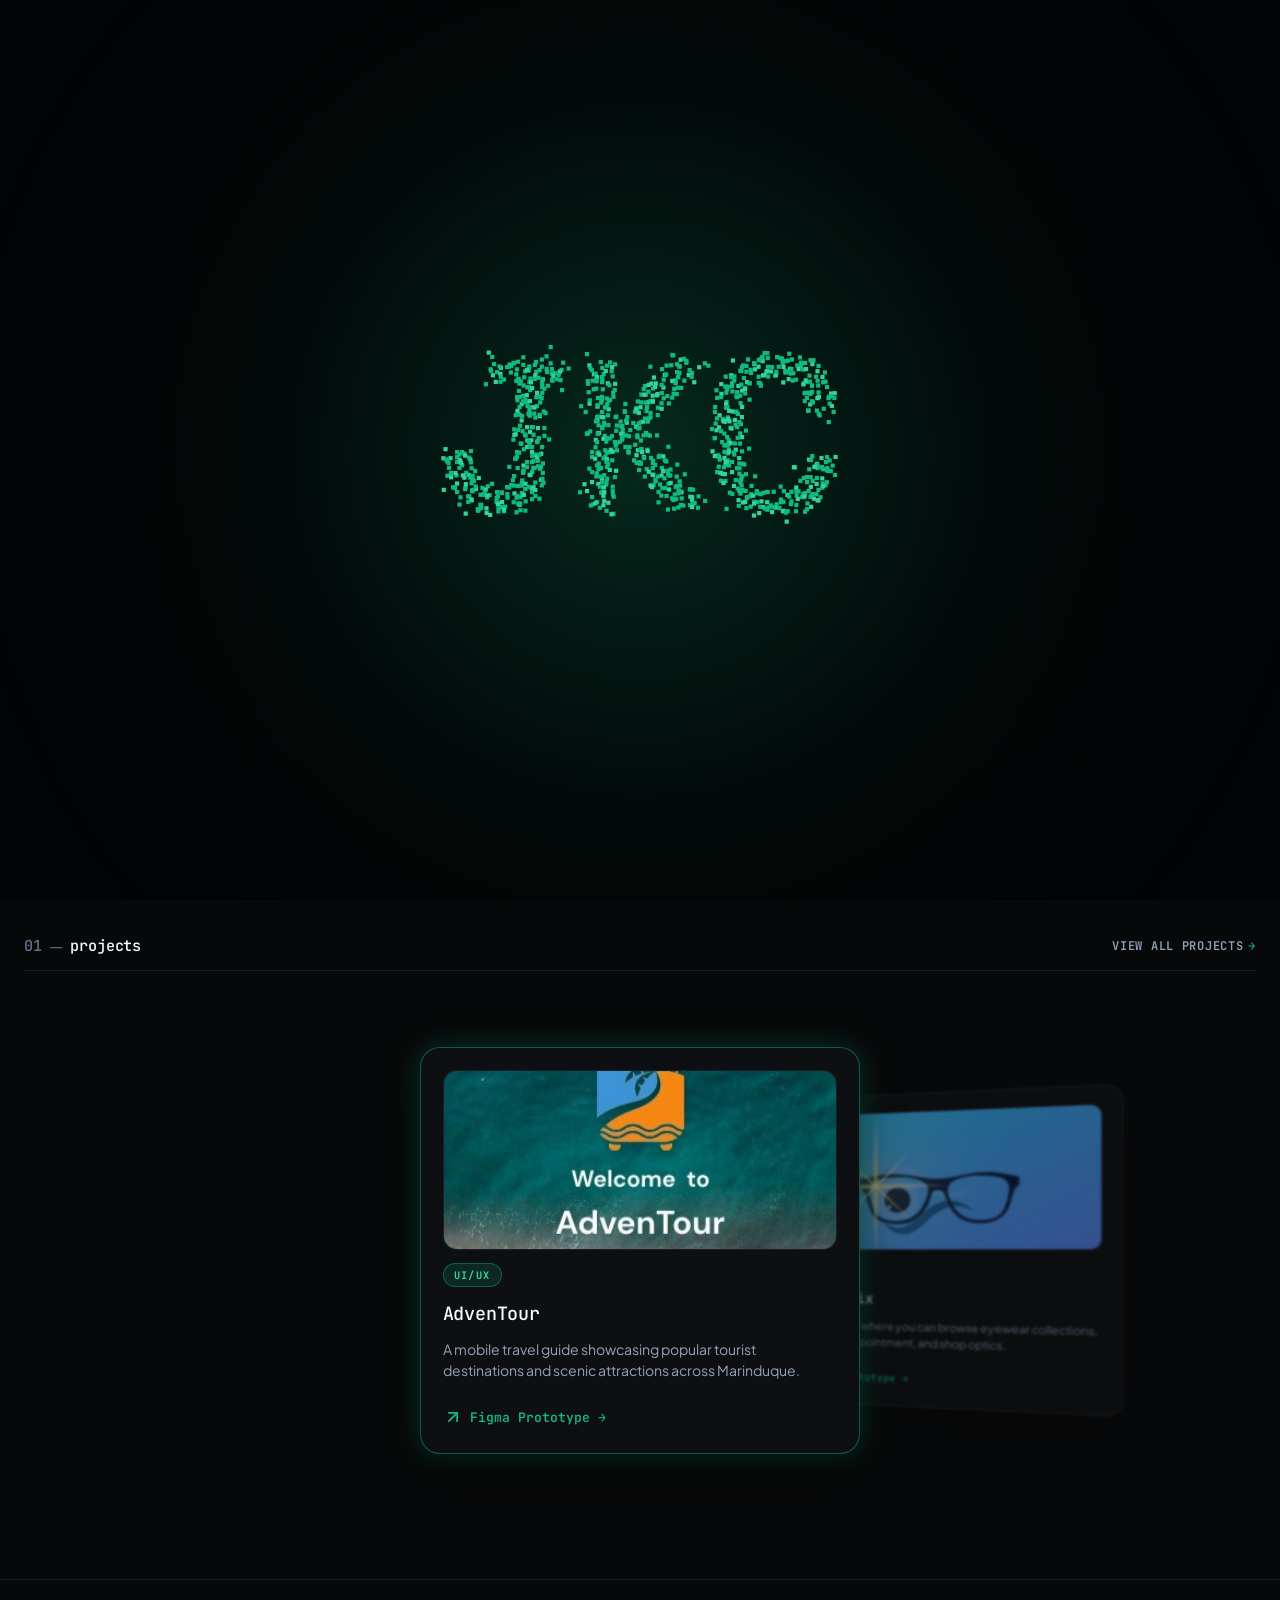
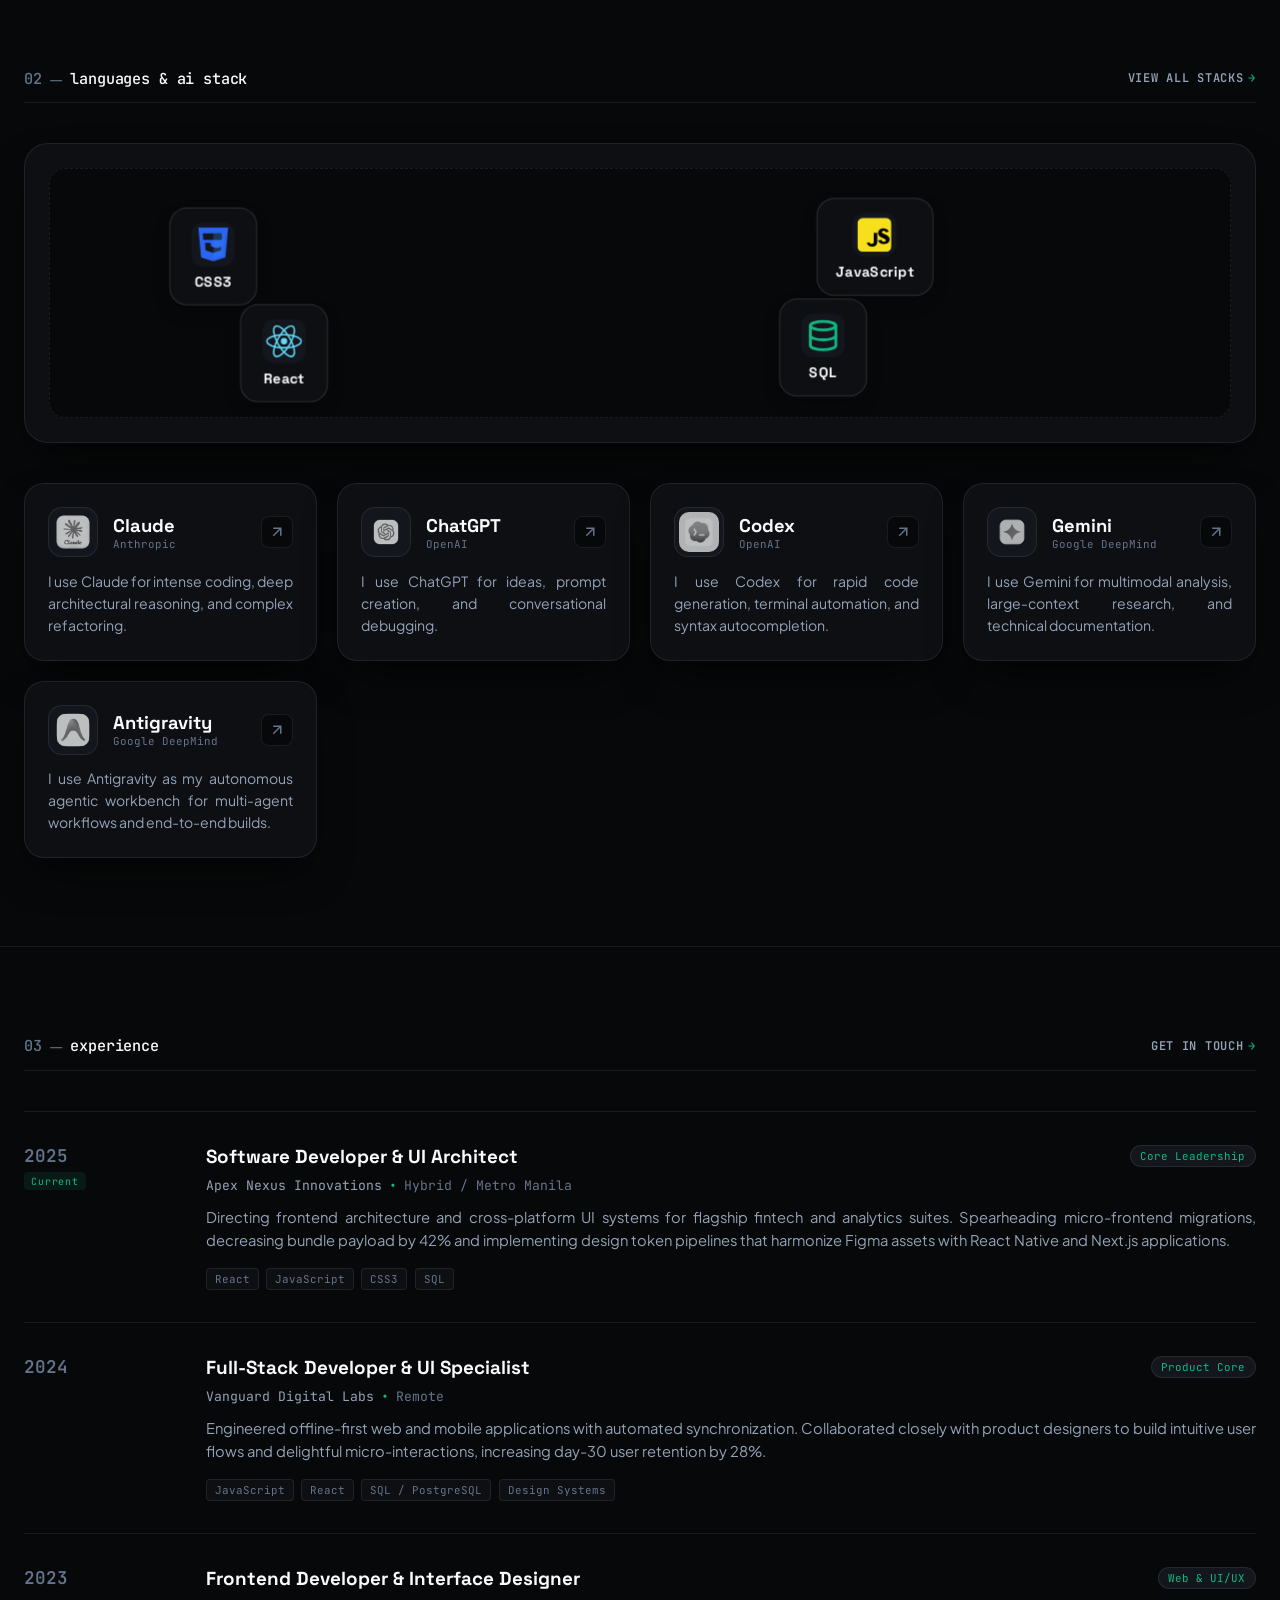
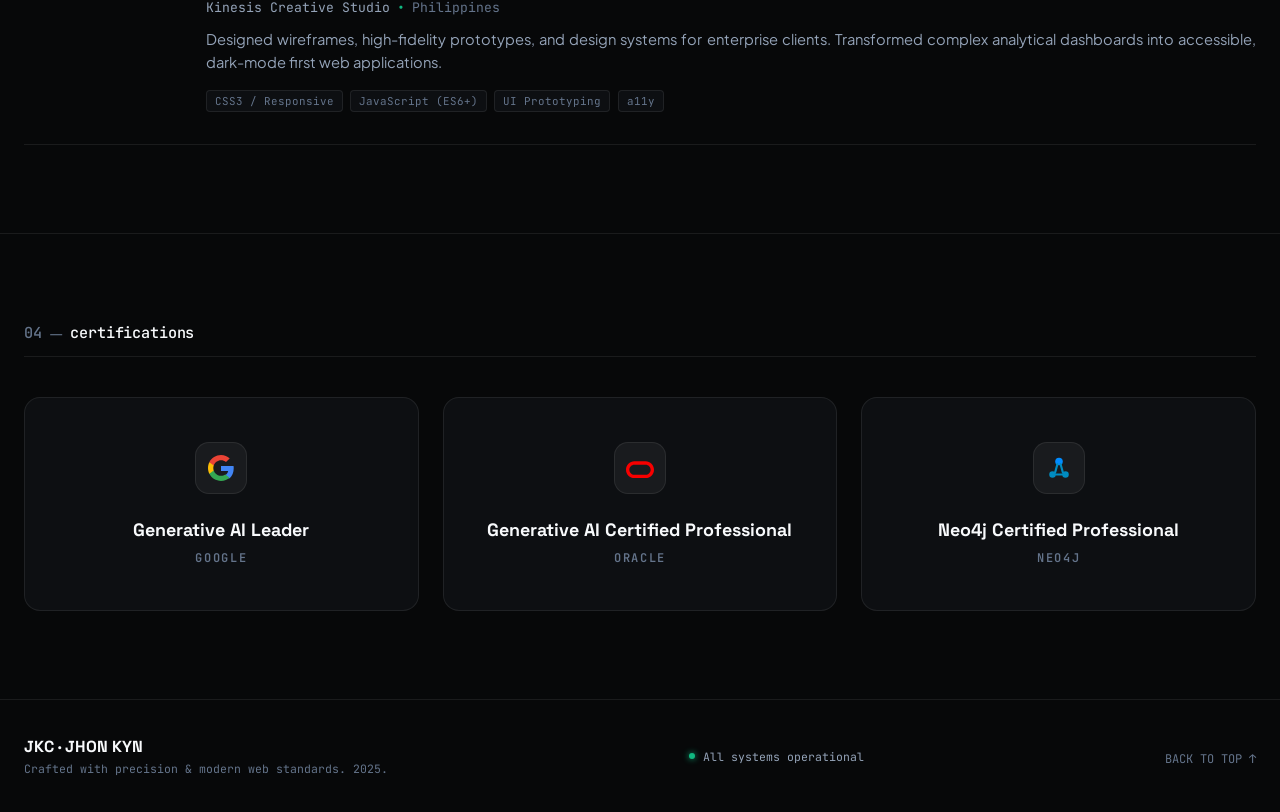
<file: index.html>
<!DOCTYPE html>
<html lang="en" data-theme="dark">
<head>
  <meta charset="UTF-8">
  <meta name="viewport" content="width=device-width, initial-scale=1.0, maximum-scale=5.0">
  <title>Jhon Kyn Cabrigas | Software Developer & UI/UX Designer (JKC)</title>
  <meta name="description" content="Portfolio of Jhon Kyn Cabrigas (JKC) - Software Developer and UI/UX Designer.">
  <link rel="preconnect" href="https://fonts.googleapis.com">
  <link rel="preconnect" href="https://fonts.gstatic.com" crossorigin>
  <link href="https://fonts.googleapis.com/css2?family=JetBrains+Mono:ital,wght@0,300;0,400;0,500;0,700;1,400&family=Plus+Jakarta+Sans:wght@300;400;500;600;700;800&family=Space+Grotesk:wght@400;500;600;700;900&display=swap" rel="stylesheet">
  <link rel="stylesheet" href="style.css">
  <link rel="icon" type="image/svg+xml" href="data:image/svg+xml,<svg xmlns='http://www.w3.org/2000/svg' viewBox='0 0 100 100'><rect width='100' height='100' rx='20' fill='%2308090a'/><text x='50' y='64' font-family='sans-serif' font-size='42' font-weight='900' fill='%2310b981' text-anchor='middle'>JKC</text></svg>">
</head>
<body>
  <script>
    if (sessionStorage.getItem('jkc_intro_seen') !== 'true') {
      document.documentElement.classList.add('intro-active');
    }
  </script>

  <!-- ========================================================
       5-SECOND INTRO PREVIEW OVERLAY
       ONLY "JKC" VISIBLE - PIXEL ASSEMBLY ANIMATION
       ======================================================== -->
  <div id="intro-screen" class="intro-screen" aria-label="Intro preview screen">
    <div class="intro-bg-ambient"></div>
    <canvas id="pixel-canvas" class="pixel-canvas"></canvas>
  </div>

  <!-- Ambient Glow Cursor Follower -->
  <div class="cursor-glow" id="cursor-glow" aria-hidden="true"></div>

  <!-- ========================================================
       MAIN WEBSITE CONTAINER
       ======================================================== -->
  <div id="main-content" class="main-content">
    
    <!-- HEADER / NAVIGATION -->
    <header class="site-header" id="site-header">
      <div class="header-inner">
        
        <a href="#hero" class="brand-identity">
          <span class="brand-name">JHON KYN</span>
          <span class="brand-status">
            <span class="pulse-dot"></span>
            <span class="status-text">Available</span>
          </span>
        </a>

        <nav class="desktop-nav" aria-label="Main Navigation">
          <a href="projects.html" class="nav-link">projects</a>
          <a href="stacks.html" class="nav-link">stacks</a>
          <a href="#experience" class="nav-link">experience</a>
          <a href="#certifications" class="nav-link">certifications</a>
        </nav>

        <div class="header-actions">
          <button id="theme-toggle" class="theme-toggle-btn" type="button" aria-label="Toggle dark/white theme" title="Toggle Theme">
            <div class="toggle-track">
              <span class="icon-moon">
                <svg width="13" height="13" viewBox="0 0 24 24" fill="none" stroke="currentColor" stroke-width="2" stroke-linecap="round" stroke-linejoin="round">
                  <path d="M21 12.79A9 9 0 1 1 11.21 3 7 7 0 0 0 21 12.79z"></path>
                </svg>
              </span>
              <span class="icon-sun">
                <svg width="13" height="13" viewBox="0 0 24 24" fill="none" stroke="currentColor" stroke-width="2" stroke-linecap="round" stroke-linejoin="round">
                  <circle cx="12" cy="12" r="5"></circle>
                  <line x1="12" y1="1" x2="12" y2="3"></line>
                  <line x1="12" y1="21" x2="12" y2="23"></line>
                  <line x1="4.22" y1="4.22" x2="5.64" y2="5.64"></line>
                  <line x1="18.36" y1="18.36" x2="19.78" y2="19.78"></line>
                  <line x1="1" y1="12" x2="3" y2="12"></line>
                  <line x1="21" y1="12" x2="23" y2="12"></line>
                  <line x1="4.22" y1="19.78" x2="5.64" y2="18.36"></line>
                  <line x1="18.36" y1="5.64" x2="19.78" y2="4.22"></line>
                </svg>
              </span>
              <span class="toggle-thumb"></span>
            </div>
            <span class="toggle-label" id="theme-label">Dark</span>
          </button>

          <a href="mailto:jhonkyncabrigas@gmail.com" class="btn-primary-ghost desktop-only-btn">Let's Talk &rarr;</a>

          <button id="mobile-menu-btn" class="mobile-menu-btn" type="button" aria-label="Open mobile menu">
            <span></span>
            <span></span>
            <span></span>
          </button>
        </div>
      </div>
    </header>

    <div id="mobile-nav" class="mobile-nav">
      <div class="mobile-nav-links">
        <a href="mailto:jhonkyncabrigas@gmail.com" class="mobile-nav-link">
          <svg class="nav-item-icon" width="18" height="18" viewBox="0 0 24 24" fill="none" stroke="currentColor" stroke-width="1.8" stroke-linecap="round" stroke-linejoin="round">
            <path d="M17 21v-2a4 4 0 0 0-4-4H5a4 4 0 0 0-4 4v2"></path>
            <circle cx="9" cy="7" r="4"></circle>
            <path d="M23 21v-2a4 4 0 0 0-3-3.87"></path>
            <path d="M16 3.13a4 4 0 0 1 0 7.75"></path>
          </svg>
          <span>Collabs</span>
        </a>

        <a href="projects.html" class="mobile-nav-link">
          <svg class="nav-item-icon" width="18" height="18" viewBox="0 0 24 24" fill="none" stroke="currentColor" stroke-width="1.8" stroke-linecap="round" stroke-linejoin="round">
            <rect x="2" y="3" width="20" height="14" rx="2" ry="2"></rect>
            <line x1="8" y1="21" x2="16" y2="21"></line>
            <line x1="12" y1="17" x2="12" y2="21"></line>
          </svg>
          <span>Projects</span>
        </a>

        <a href="stacks.html" class="mobile-nav-link">
          <svg class="nav-item-icon" width="18" height="18" viewBox="0 0 24 24" fill="none" stroke="currentColor" stroke-width="1.8" stroke-linecap="round" stroke-linejoin="round">
            <polygon points="12 2 2 7 12 12 22 7 12 2"></polygon>
            <polyline points="2 17 12 22 22 17"></polyline>
            <polyline points="2 12 12 17 22 12"></polyline>
          </svg>
          <span>Stack</span>
        </a>

        <a href="#experience" class="mobile-nav-link">
          <svg class="nav-item-icon" width="18" height="18" viewBox="0 0 24 24" fill="none" stroke="currentColor" stroke-width="1.8" stroke-linecap="round" stroke-linejoin="round">
            <rect x="2" y="7" width="20" height="14" rx="2" ry="2"></rect>
            <path d="M16 21V5a2 2 0 0 0-2-2h-4a2 2 0 0 0-2 2v16"></path>
          </svg>
          <span>Experience</span>
        </a>

        <a href="#certifications" class="mobile-nav-link">
          <svg class="nav-item-icon" width="18" height="18" viewBox="0 0 24 24" fill="none" stroke="currentColor" stroke-width="1.8" stroke-linecap="round" stroke-linejoin="round">
            <circle cx="12" cy="9" r="6"></circle>
            <path d="M8.21 13.89L7 23l5-3 5 3-1.21-9.12"></path>
          </svg>
          <span>Certifications</span>
        </a>
      </div>

      <div class="mobile-nav-footer">
        <p class="mobile-nav-work-label">For work, collabs &amp; everything else, reach me at</p>
        <a href="mailto:jhonkyncabrigas@gmail.com" class="mobile-nav-email">
          <svg width="15" height="15" viewBox="0 0 24 24" fill="none" stroke="currentColor" stroke-width="1.8">
            <rect x="2" y="4" width="20" height="16" rx="2"></rect>
            <polyline points="2,4 12,13 22,4"></polyline>
          </svg>
          <span>jhonkyncabrigas@gmail.com</span>
        </a>
      </div>
    </div>

    <main>
      <!-- ========================================================
           HERO SECTION:
           Large Glowing JKC in Background, Face in Foreground with Faded Shoulders
           ======================================================== -->
      <section id="hero" class="hero-section">
        <div class="hero-grid-pattern"></div>
        <div class="hero-emerald-orb hero-orb-1"></div>
        <div class="hero-emerald-orb hero-orb-2"></div>

        <div class="hero-container">
          
  

          <!-- THE MAIN HERO PANEL: Large JKC Behind, Face in Front -->
          <div class="hero-stage" id="hero-stage">
            
            <div class="hero-bg-title-wrapper" aria-hidden="true">
              <div class="hero-title-halo"></div>
              <h2 class="hero-bg-title" id="hero-jkc-text" data-text="JKC">JKC</h2>
            </div>

            <div class="hero-portrait-container">
              <div class="portrait-glow-backing"></div>
              <img 
                src="assets/portrait.png" 
                alt="Jhon Kyn Cabrigas - Software Developer & UI/UX Designer" 
                class="hero-portrait" 
                id="hero-portrait"
                loading="eager"
              >
            </div>

            <div class="floating-badge badge-left">
              <div class="badge-icon">
                <svg width="18" height="18" viewBox="0 0 24 24" fill="none" stroke="currentColor" stroke-width="2">
                  <polyline points="16 18 22 12 16 6"></polyline>
                  <polyline points="8 6 2 12 8 18"></polyline>
                </svg>
              </div>
              <div class="badge-text">
                <span class="badge-sub">ENGINEERING</span>
                <span class="badge-title">Software Developer</span>
              </div>
            </div>

            <div class="floating-badge badge-right">
              <div class="badge-icon">
                <svg width="18" height="18" viewBox="0 0 24 24" fill="none" stroke="currentColor" stroke-width="2">
                  <path d="M12 19l7-7 3 3-7 7-3-3z"></path>
                  <path d="M18 13l-1.5-7.5L2 2l3.5 14.5L13 18l5-5z"></path>
                  <path d="M2 2l7.586 7.586"></path>
                  <circle cx="11" cy="11" r="2"></circle>
                </svg>
              </div>
              <div class="badge-text">
                <span class="badge-sub">EXPERIENCE</span>
                <span class="badge-title">UI/UX Designer</span>
              </div>
            </div>

          </div>

          <div class="hero-bottom-actions">
            <div class="hero-roles-below">
              <span class="role-chip-below">SOFTWARE DEVELOPER</span>
              <span class="role-divider-below">&bull;</span>
              <span class="role-chip-below">UI/UX DESIGNER</span>
            </div>

            <p class="hero-subline justified-text">
              I am an aspiring software developer — I enjoy building websites and exploring
              <span class="ai-stack-inline">
                <img src="assets/ai-claude.png" alt="Claude" class="inline-ai-img">
                <img src="assets/ai-chatgpt.png" alt="ChatGPT" class="inline-ai-img">
                <img src="assets/ai-codex.webp" alt="Codex" class="inline-ai-img">
                <img src="assets/ai-gemini.png" alt="Gemini" class="inline-ai-img">
                <img src="assets/ai-antigravity.png" alt="Antigravity" class="inline-ai-img">
              </span>
              Generative AI. I'm always looking to learn new things and build meaningful products.
            </p>

            <div class="hero-social-links">
              <a href="https://github.com/Chronokyns" target="_blank" rel="noopener noreferrer" class="hero-social-pill">
                <svg width="16" height="16" viewBox="0 0 24 24" fill="currentColor">
                  <path d="M12 0C5.37 0 0 5.37 0 12c0 5.31 3.435 9.795 8.205 11.385.6.105.825-.255.825-.57 0-.285-.015-1.23-.015-2.235-3.015.555-3.795-.735-4.035-1.41-.135-.345-.72-1.41-1.23-1.695-.42-.225-1.02-.78-.015-.795.945-.015 1.62.87 1.845 1.23 1.08 1.815 2.805 1.305 3.495.99.105-.78.42-1.305.765-1.605-2.67-.3-5.46-1.335-5.46-5.925 0-1.305.465-2.385 1.23-3.225-.12-.3-.54-1.53.12-3.18 0 0 1.005-.315 3.3 1.23.96-.27 1.98-.405 3-.405s2.04.135 3 .405c2.295-1.56 3.3-1.23 3.3-1.23.66 1.65.24 2.88.12 3.18.765.84 1.23 1.905 1.23 3.225 0 4.605-2.805 5.625-5.475 5.925.435.375.81 1.095.81 2.22 0 1.605-.015 2.895-.015 3.3 0 .315.225.69.825.57A12.02 12.02 0 0024 12c0-6.63-5.37-12-12-12z"/>
                </svg>
                <em>GitHub &rarr;</em>
              </a>
              <a href="https://www.facebook.com/share/1CQZEhVdQc/" target="_blank" rel="noopener noreferrer" class="hero-social-pill">
                <svg width="16" height="16" viewBox="0 0 24 24" fill="currentColor">
                  <path d="M24 12.073c0-6.627-5.373-12-12-12s-12 5.373-12 12c0 5.99 4.388 10.954 10.125 11.854v-8.385H7.078v-3.47h3.047V9.43c0-3.007 1.792-4.669 4.533-4.669 1.312 0 2.686.235 2.686.235v2.953H15.83c-1.491 0-1.956.925-1.956 1.874v2.25h3.328l-.532 3.47h-2.796v8.385C19.612 23.027 24 18.062 24 12.073z"/>
                </svg>
                <em>Facebook &rarr;</em>
              </a>
              <a href="https://www.instagram.com/chronokyns_?dlrf=cG5xMHRhbDNrZDRt" target="_blank" rel="noopener noreferrer" class="hero-social-pill">
                <svg width="16" height="16" viewBox="0 0 24 24" fill="currentColor">
                  <path d="M12 2.163c3.204 0 3.584.012 4.85.07 3.252.148 4.771 1.691 4.919 4.919.058 1.265.069 1.645.069 4.849 0 3.205-.012 3.584-.069 4.849-.149 3.225-1.664 4.771-4.919 4.919-1.266.058-1.644.07-4.85.07-3.204 0-3.584-.012-4.849-.07-3.26-.149-4.771-1.699-4.919-4.92-.058-1.265-.07-1.644-.07-4.849 0-3.204.013-3.583.07-4.849.149-3.227 1.664-4.771 4.919-4.919 1.266-.057 1.645-.069 4.849-.069zM12 0C8.741 0 8.333.014 7.053.072 2.695.272.273 2.69.073 7.052.014 8.333 0 8.741 0 12c0 3.259.014 3.668.072 4.948.2 4.358 2.618 6.78 6.98 6.98C8.333 23.986 8.741 24 12 24c3.259 0 3.668-.014 4.948-.072 4.354-.2 6.782-2.618 6.979-6.98.059-1.28.073-1.689.073-4.948 0-3.259-.014-3.667-.072-4.947-.196-4.354-2.617-6.78-6.979-6.98C15.668.014 15.259 0 12 0zm0 5.838a6.162 6.162 0 100 12.324 6.162 6.162 0 000-12.324zM12 16a4 4 0 110-8 4 4 0 010 8zm6.406-11.845a1.44 1.44 0 100 2.881 1.44 1.44 0 000-2.881z"/>
                </svg>
                <em>Instagram &rarr;</em>
              </a>
            </div>
            
            <a href="#projects" class="hero-scroll-cue" aria-label="Scroll to projects section">
              <span class="scroll-text">EXPLORE WORK</span>
              <span class="scroll-arrow">&darr;</span>
            </a>
          </div>

        </div>
      </section>

      <section id="projects" class="section-block projects-section">
        <div class="section-container">
          
          <div class="section-header">
            <div class="section-tag-wrap">
              <span class="section-index">01</span>
              <span class="section-dash">&mdash;</span>
              <h2 class="section-heading">projects</h2>
            </div>
            <a href="projects.html" class="section-action-link">VIEW ALL PROJECTS <span class="arrow">&rarr;</span></a>
          </div>

          <div class="carousel-outer-wrapper">
            
            <!-- 3D CAROUSEL TRACK -->
            <div class="carousel-stage" id="carousel-stage">
              
              <!-- PROJECT CARD 1: AdvenTour -->
              <article class="project-card active" data-index="0" id="card-0" tabindex="0" role="region" aria-label="AdvenTour UI/UX Project">
                <div class="card-glass-frame">
                  
                  <div class="card-thumb-wrap">
                    <img src="assets/adventour.jpg" alt="AdvenTour - Marinduque Tourism App UI/UX Design" class="card-thumb-img" loading="eager">
                  </div>

                  <div class="card-tags-row">
                    <span class="card-pill pill-category">UI/UX</span>
                  </div>

                  <div class="card-brand-row">
                    <div class="app-title-group">
                      <h3 class="app-title">AdvenTour</h3>
                    </div>
                  </div>

                  <p class="app-description">
                    A mobile travel guide showcasing popular tourist destinations and scenic attractions across Marinduque.
                  </p>

                  <div class="card-footer-row">
                    <a href="https://www.figma.com/design/JqVBP0qB4zkHpRRKscP1Xw/Group-2?node-id=0-1&t=Si56GvLQzVjQPDaw-1" target="_blank" rel="noopener noreferrer" class="project-arrow-link" onclick="event.stopPropagation()" title="View AdvenTour on Figma" aria-label="View AdvenTour on Figma">
                      <svg width="20" height="20" viewBox="0 0 24 24" fill="none" stroke="currentColor" stroke-width="2.2" stroke-linecap="round" stroke-linejoin="round">
                        <line x1="7" y1="17" x2="17" y2="7"></line>
                        <polyline points="7 7 17 7 17 17"></polyline>
                      </svg>
                      <span>Figma Prototype &rarr;</span>
                    </a>
                  </div>

                </div>
              </article>

              <!-- PROJECT CARD 2: VisionOptix -->
              <article class="project-card next" data-index="1" id="card-1" tabindex="0" role="region" aria-label="VisionOptix Optical Store UI/UX Project">
                <div class="card-glass-frame">
                  
                  <div class="card-thumb-wrap">
                    <img src="assets/visionoptix.jpg" alt="VisionOptix - Optical Store UI/UX Design" class="card-thumb-img visionoptix-img" loading="eager">
                  </div>

                  <div class="card-tags-row">
                    <span class="card-pill pill-category">UI/UX</span>
                  </div>

                  <div class="card-brand-row">
                    <div class="app-title-group">
                      <h3 class="app-title">VisionOptix</h3>
                    </div>
                  </div>

                  <p class="app-description">
                    An optical store where you can browse eyewear collections, book an eye appointment, and shop optics.
                  </p>

                  <div class="card-footer-row">
                    <a href="https://www.figma.com/design/vTDPmEUeKPzRxMzzzLPGfc/Untitled?node-id=1-2&t=mH5lJQsclDgSCBAO-1" target="_blank" rel="noopener noreferrer" class="project-arrow-link" onclick="event.stopPropagation()" title="View VisionOptix on Figma" aria-label="View VisionOptix on Figma">
                      <svg width="20" height="20" viewBox="0 0 24 24" fill="none" stroke="currentColor" stroke-width="2.2" stroke-linecap="round" stroke-linejoin="round">
                        <line x1="7" y1="17" x2="17" y2="7"></line>
                        <polyline points="7 7 17 7 17 17"></polyline>
                      </svg>
                      <span>Figma Prototype &rarr;</span>
                    </a>
                  </div>

                </div>
              </article>

            </div>

          </div>

        </div>
      </section>

      <!-- ========================================================
           02 — LANGUAGES & AI STACK
           Part A: Draggable & Bouncing Languages (CSS, JS, React, SQL)
           Part B: AI Panels with Actual Uploaded Pictures & 1-Sentence Descriptions
           ======================================================== -->
      <section id="skills" class="section-block skills-section">
        <div class="section-container">
          
          <div class="section-header">
            <div class="section-tag-wrap">
              <span class="section-index">02</span>
              <span class="section-dash">&mdash;</span>
              <h2 class="section-heading">languages &amp; ai stack</h2>
            </div>
            <a href="stacks.html" class="section-action-link">VIEW ALL STACKS <span class="arrow">&rarr;</span></a>
          </div>

          <!-- PART A: BOUNCING & DRAGGABLE LANGUAGES (CSS, JavaScript, React, SQL) -->
          <div class="tech-sandbox-container">
            <div class="draggable-arena" id="draggable-arena">
              
              <!-- 1. CSS3 -->
              <div class="drag-badge" id="badge-css" data-id="css" tabindex="0">
                <div class="badge-tile">
                  <div class="tech-icon-wrap icon-css">
                    <svg viewBox="0 0 24 24" width="34" height="34" fill="currentColor">
                      <path d="M1.5 0h21l-1.9 21.2L12 24l-8.6-2.8L1.5 0zm17.9 4.3H4.6l.4 4.5h13.9l-.4 4.6-4 1.3-4-1.3-.3-2.5H6.2l.4 5.3 5.4 1.8 5.4-1.8.9-10.1-.4-1.8z" fill="#2965f1"/>
                      <path d="M12 21.8l6.5-2.1L20 4.3H12v17.5z" fill="#3b82f6" opacity="0.3"/>
                    </svg>
                  </div>
                  <span class="badge-label">CSS3</span>
                </div>
              </div>

              <!-- 2. JavaScript -->
              <div class="drag-badge" id="badge-js" data-id="js" tabindex="0">
                <div class="badge-tile">
                  <div class="tech-icon-wrap icon-js">
                    <svg viewBox="0 0 24 24" width="34" height="34" fill="none">
                      <rect width="24" height="24" rx="4" fill="#f7df1e"/>
                      <path d="M6.5 17.5l2-.3c.3.7.8 1.1 1.6 1.1.9 0 1.4-.4 1.4-1.4v-6.4h2.5v6.4c0 2.2-1.3 3.3-3.6 3.3-2 0-3.3-1-3.9-2.7zm8.3-1.6l2-.4c.4.8 1 1.3 1.9 1.3.8 0 1.3-.4 1.3-1 0-.6-.4-.9-1.5-1.4l-1.3-.6c-1.8-.8-2.6-1.7-2.6-3.2 0-1.8 1.5-3.2 3.8-3.2 1.7 0 3 .7 3.7 2.2l-2 .5c-.3-.6-.7-1-1.6-1-.8 0-1.2.4-1.2.9 0 .6.4.9 1.4 1.3l1.2.5c2.1 1 2.8 1.9 2.8 3.4 0 2.1-1.6 3.3-4 3.3-2.2 0-3.6-1-4.3-2.6z" fill="#000000"/>
                    </svg>
                  </div>
                  <span class="badge-label">JavaScript</span>
                </div>
              </div>

              <!-- 3. React -->
              <div class="drag-badge" id="badge-react" data-id="react" tabindex="0">
                <div class="badge-tile">
                  <div class="tech-icon-wrap icon-react">
                    <svg viewBox="-11.5 -10.23174 23 20.46348" width="36" height="36">
                      <circle cx="0" cy="0" r="2.05" fill="#61dafb"/>
                      <g stroke="#61dafb" stroke-width="1" fill="none">
                        <ellipse rx="11" ry="4.2"/>
                        <ellipse rx="11" ry="4.2" transform="rotate(60)"/>
                        <ellipse rx="11" ry="4.2" transform="rotate(120)"/>
                      </g>
                    </svg>
                  </div>
                  <span class="badge-label">React</span>
                </div>
              </div>

              <!-- 4. SQL -->
              <div class="drag-badge" id="badge-sql" data-id="sql" tabindex="0">
                <div class="badge-tile">
                  <div class="tech-icon-wrap icon-sql">
                    <svg viewBox="0 0 24 24" width="34" height="34" fill="none" stroke="#10b981" stroke-width="2">
                      <ellipse cx="12" cy="5" rx="9" ry="3"/>
                      <path d="M21 12c0 1.66-4 3-9 3s-9-1.34-9-3"/>
                      <path d="M3 5v14c0 1.66 4 3 9 3s9-1.34 9-3V5"/>
                    </svg>
                  </div>
                  <span class="badge-label">SQL</span>
                </div>
              </div>

            </div>
          </div>

          <!-- PART B: AI WORKBENCH PANELS (Actual Uploaded Pictures & 1-Sentence Descriptions) -->
          <div class="ai-stack-wrapper">
            <div class="ai-panels-grid">
              
              <!-- 1. Claude -->
              <article class="ai-panel-card" data-ai="claude">
                <div class="ai-card-top">
                  <div class="ai-img-frame">
                    <img src="assets/ai-claude.png" alt="Claude AI Logo" class="ai-brand-img" loading="lazy">
                  </div>
                  <div class="ai-title-wrap">
                    <h3 class="ai-name">Claude</h3>
                    <span class="ai-provider">Anthropic</span>
                  </div>
                  <a href="https://claude.ai" target="_blank" rel="noopener noreferrer" class="ai-external-link" aria-label="Visit Claude Landing Page" title="Visit Claude">
                    <svg width="18" height="18" viewBox="0 0 24 24" fill="none" stroke="currentColor" stroke-width="2">
                      <line x1="7" y1="17" x2="17" y2="7"></line>
                      <polyline points="7 7 17 7 17 17"></polyline>
                    </svg>
                  </a>
                </div>
                <div class="ai-card-body">
                  <p class="ai-usage-desc justified-text">
                    I use Claude for intense coding, deep architectural reasoning, and complex refactoring.
                  </p>
                </div>
              </article>

              <!-- 2. ChatGPT -->
              <article class="ai-panel-card" data-ai="chatgpt">
                <div class="ai-card-top">
                  <div class="ai-img-frame">
                    <img src="assets/ai-chatgpt.png" alt="ChatGPT Logo" class="ai-brand-img" loading="lazy">
                  </div>
                  <div class="ai-title-wrap">
                    <h3 class="ai-name">ChatGPT</h3>
                    <span class="ai-provider">OpenAI</span>
                  </div>
                  <a href="https://chatgpt.com" target="_blank" rel="noopener noreferrer" class="ai-external-link" aria-label="Visit ChatGPT Landing Page" title="Visit ChatGPT">
                    <svg width="18" height="18" viewBox="0 0 24 24" fill="none" stroke="currentColor" stroke-width="2">
                      <line x1="7" y1="17" x2="17" y2="7"></line>
                      <polyline points="7 7 17 7 17 17"></polyline>
                    </svg>
                  </a>
                </div>
                <div class="ai-card-body">
                  <p class="ai-usage-desc justified-text">
                    I use ChatGPT for ideas, prompt creation, and conversational debugging.
                  </p>
                </div>
              </article>

              <!-- 3. Codex -->
              <article class="ai-panel-card" data-ai="codex">
                <div class="ai-card-top">
                  <div class="ai-img-frame">
                    <img src="assets/ai-codex.webp" alt="Codex Logo" class="ai-brand-img" loading="lazy">
                  </div>
                  <div class="ai-title-wrap">
                    <h3 class="ai-name">Codex</h3>
                    <span class="ai-provider">OpenAI</span>
                  </div>
                  <a href="https://openai.com/index/openai-codex/" target="_blank" rel="noopener noreferrer" class="ai-external-link" aria-label="Visit Codex Landing Page" title="Visit Codex">
                    <svg width="18" height="18" viewBox="0 0 24 24" fill="none" stroke="currentColor" stroke-width="2">
                      <line x1="7" y1="17" x2="17" y2="7"></line>
                      <polyline points="7 7 17 7 17 17"></polyline>
                    </svg>
                  </a>
                </div>
                <div class="ai-card-body">
                  <p class="ai-usage-desc justified-text">
                    I use Codex for rapid code generation, terminal automation, and syntax autocompletion.
                  </p>
                </div>
              </article>

              <!-- 4. Gemini -->
              <article class="ai-panel-card" data-ai="gemini">
                <div class="ai-card-top">
                  <div class="ai-img-frame">
                    <img src="assets/ai-gemini.png" alt="Google Gemini Logo" class="ai-brand-img" loading="lazy">
                  </div>
                  <div class="ai-title-wrap">
                    <h3 class="ai-name">Gemini</h3>
                    <span class="ai-provider">Google DeepMind</span>
                  </div>
                  <a href="https://gemini.google.com" target="_blank" rel="noopener noreferrer" class="ai-external-link" aria-label="Visit Gemini Landing Page" title="Visit Gemini">
                    <svg width="18" height="18" viewBox="0 0 24 24" fill="none" stroke="currentColor" stroke-width="2">
                      <line x1="7" y1="17" x2="17" y2="7"></line>
                      <polyline points="7 7 17 7 17 17"></polyline>
                    </svg>
                  </a>
                </div>
                <div class="ai-card-body">
                  <p class="ai-usage-desc justified-text">
                    I use Gemini for multimodal analysis, large-context research, and technical documentation.
                  </p>
                </div>
              </article>

              <!-- 5. Antigravity -->
              <article class="ai-panel-card" data-ai="antigravity">
                <div class="ai-card-top">
                  <div class="ai-img-frame">
                    <img src="assets/ai-antigravity.png" alt="Google Antigravity Logo" class="ai-brand-img" loading="lazy">
                  </div>
                  <div class="ai-title-wrap">
                    <h3 class="ai-name">Antigravity</h3>
                    <span class="ai-provider">Google DeepMind</span>
                  </div>
                  <a href="https://deepmind.google/technologies/gemini/" target="_blank" rel="noopener noreferrer" class="ai-external-link" aria-label="Visit Antigravity Landing Page" title="Visit Antigravity">
                    <svg width="18" height="18" viewBox="0 0 24 24" fill="none" stroke="currentColor" stroke-width="2">
                      <line x1="7" y1="17" x2="17" y2="7"></line>
                      <polyline points="7 7 17 7 17 17"></polyline>
                    </svg>
                  </a>
                </div>
                <div class="ai-card-body">
                  <p class="ai-usage-desc justified-text">
                    I use Antigravity as my autonomous agentic workbench for multi-agent workflows and end-to-end builds.
                  </p>
                </div>
              </article>

            </div>
          </div>

        </div>
      </section>

      <!-- ========================================================
           03 — EXPERIENCE SECTION
           ======================================================== -->
      
      <section id="experience" class="section-block experience-section">
        <div class="section-container">
          
          <div class="section-header">
            <div class="section-tag-wrap">
              <span class="section-index">03</span>
              <span class="section-dash">&mdash;</span>
              <h2 class="section-heading">experience</h2>
            </div>
            <a href="mailto:jhonkyncabrigas@gmail.com" class="section-action-link">
              GET IN TOUCH <span class="arrow">&rarr;</span>
            </a>
          </div>

          <div class="experience-list">
            
            <div class="exp-item">
              <div class="exp-year-col">
                <span class="exp-year">2025</span>
                <span class="exp-status-tag">Current</span>
              </div>
              <div class="exp-details-col">
                <div class="exp-title-row">
                  <h3 class="exp-role">Software Developer &amp; UI Architect</h3>
                  <span class="exp-badge">Core Leadership</span>
                </div>
                <div class="exp-company-row">
                  <span class="exp-company">Apex Nexus Innovations</span>
                  <span class="bullet">&bull;</span>
                  <span class="exp-location">Hybrid / Metro Manila</span>
                </div>
                <p class="exp-summary justified-text">
                  Directing frontend architecture and cross-platform UI systems for flagship fintech and analytics suites. Spearheading micro-frontend migrations, decreasing bundle payload by 42% and implementing design token pipelines that harmonize Figma assets with React Native and Next.js applications.
                </p>
                <div class="exp-skills-row">
                  <span>React</span>
                  <span>JavaScript</span>
                  <span>CSS3</span>
                  <span>SQL</span>
                </div>
              </div>
            </div>

            <div class="exp-item">
              <div class="exp-year-col">
                <span class="exp-year">2024</span>
              </div>
              <div class="exp-details-col">
                <div class="exp-title-row">
                  <h3 class="exp-role">Full-Stack Developer &amp; UI Specialist</h3>
                  <span class="exp-badge">Product Core</span>
                </div>
                <div class="exp-company-row">
                  <span class="exp-company">Vanguard Digital Labs</span>
                  <span class="bullet">&bull;</span>
                  <span class="exp-location">Remote</span>
                </div>
                <p class="exp-summary justified-text">
                  Engineered offline-first web and mobile applications with automated synchronization. Collaborated closely with product designers to build intuitive user flows and delightful micro-interactions, increasing day-30 user retention by 28%.
                </p>
                <div class="exp-skills-row">
                  <span>JavaScript</span>
                  <span>React</span>
                  <span>SQL / PostgreSQL</span>
                  <span>Design Systems</span>
                </div>
              </div>
            </div>

            <div class="exp-item">
              <div class="exp-year-col">
                <span class="exp-year">2023</span>
              </div>
              <div class="exp-details-col">
                <div class="exp-title-row">
                  <h3 class="exp-role">Frontend Developer &amp; Interface Designer</h3>
                  <span class="exp-badge">Web &amp; UI/UX</span>
                </div>
                <div class="exp-company-row">
                  <span class="exp-company">Kinesis Creative Studio</span>
                  <span class="bullet">&bull;</span>
                  <span class="exp-location">Philippines</span>
                </div>
                <p class="exp-summary justified-text">
                  Designed wireframes, high-fidelity prototypes, and design systems for enterprise clients. Transformed complex analytical dashboards into accessible, dark-mode first web applications.
                </p>
                <div class="exp-skills-row">
                  <span>CSS3 / Responsive</span>
                  <span>JavaScript (ES6+)</span>
                  <span>UI Prototyping</span>
                  <span>a11y</span>
                </div>
              </div>
            </div>

          </div>

        </div>
      </section>

      <!-- ========================================================
           04 — CERTIFICATIONS SECTION
           ======================================================== -->
      <section id="certifications" class="section-block certifications-section">
        <div class="section-container">
          
          <div class="section-header">
            <div class="section-tag-wrap">
              <span class="section-index">04</span>
              <span class="section-dash">&mdash;</span>
              <h2 class="section-heading">certifications</h2>
            </div>
          </div>

          <div class="certifications-grid">
            
            <!-- Certification 1: Google Generative AI Leader -->
            <div class="cert-card">
              <div class="cert-icon-wrap google-icon-wrap">
                <svg width="26" height="26" viewBox="0 0 24 24">
                  <path fill="#4285F4" d="M23.745 12.27c0-.7-.06-1.4-.19-2.07H12v4.51h6.6c-.29 1.52-1.14 2.82-2.4 3.68v3.05h3.88c2.27-2.09 3.66-5.17 3.66-9.17z"/>
                  <path fill="#34A853" d="M12 24c3.24 0 5.95-1.08 7.93-2.91l-3.88-3.05c-1.08.72-2.45 1.16-4.05 1.16-3.12 0-5.77-2.1-6.72-4.93H1.25v3.15C3.26 21.36 7.34 24 12 24z"/>
                  <path fill="#FBBC05" d="M5.28 14.27c-.25-.72-.38-1.49-.38-2.27s.13-1.55.38-2.27V6.58H1.25C.45 8.18 0 9.99 0 12s.45 3.82 1.25 5.42l4.03-3.15z"/>
                  <path fill="#EA4335" d="M12 4.75c1.77 0 3.35.61 4.6 1.8l3.42-3.42C17.95 1.19 15.24 0 12 0 7.34 0 3.26 2.64 1.25 6.58l4.03 3.15c.95-2.83 3.6-4.93 6.72-4.93z"/>
                </svg>
              </div>
              <h3 class="cert-title">Generative AI Leader</h3>
              <span class="cert-issuer">GOOGLE</span>
            </div>

            <!-- Certification 2: Oracle Generative AI Certified Professional -->
            <div class="cert-card">
              <div class="cert-icon-wrap oracle-icon-wrap">
                <svg width="28" height="28" viewBox="0 0 100 60" fill="none">
                  <path fill-rule="evenodd" clip-rule="evenodd" d="M30 6C13.4315 6 0 19.4315 0 36C0 52.5685 13.4315 66 30 66H70C86.5685 66 100 52.5685 100 36C100 19.4315 86.5685 6 70 6H30ZM30 18C20.0589 18 12 26.0589 12 36C12 45.9411 20.0589 54 30 54H70C79.9411 54 88 45.9411 88 36C88 26.0589 79.9411 18 70 18H30Z" fill="#F80000"/>
                </svg>
              </div>
              <h3 class="cert-title">Generative AI Certified Professional</h3>
              <span class="cert-issuer">ORACLE</span>
            </div>

            <!-- Certification 3: Neo4j Certified Professional -->
            <div class="cert-card">
              <div class="cert-icon-wrap neo4j-icon-wrap">
                <svg width="26" height="26" viewBox="0 0 24 24" fill="none" stroke="#008CC1" stroke-width="2" stroke-linecap="round" stroke-linejoin="round">
                  <circle cx="6" cy="18" r="3" fill="#008CC1" stroke="none"/>
                  <circle cx="18" cy="18" r="3" fill="#008CC1" stroke="none"/>
                  <circle cx="12" cy="6" r="3.5" fill="#018BFF" stroke="none"/>
                  <line x1="8.5" y1="16" x2="10.5" y2="8.5" stroke="#008CC1" stroke-width="2"/>
                  <line x1="15.5" y1="16" x2="13.5" y2="8.5" stroke="#008CC1" stroke-width="2"/>
                  <line x1="9" y1="18" x2="15" y2="18" stroke="#008CC1" stroke-width="2"/>
                </svg>
              </div>
              <h3 class="cert-title">Neo4j Certified Professional</h3>
              <span class="cert-issuer">NEO4J</span>
            </div>

          </div>

        </div>
      </section>

      <!-- ========================================================
           05 — CONTACT (anchor only — contact info is in menu)
           ======================================================== -->
      <section id="contact" class="about-anchor-only"></section>
    </main>

    <!-- ========================================================
         FOOTER
         ======================================================== -->
    <footer class="site-footer">
      <div class="footer-inner">
        <div class="footer-left">
          <span class="footer-brand">JKC &middot; JHON KYN</span>
          <p class="footer-copy">Crafted with precision &amp; modern web standards. 2025.</p>
        </div>
        
        <div class="footer-center">
          <span class="footer-dot-status">
            <span class="pulse-dot"></span> All systems operational
          </span>
        </div>

        <div class="footer-right">
          <a href="#hero" class="back-to-top" id="back-to-top" aria-label="Back to top">
            <span>BACK TO TOP</span>
            <span class="arrow">&uarr;</span>
          </a>
        </div>
      </div>
    </footer>

  </div>

  <script src="script.js"></script>
</body>
</html>
</file>
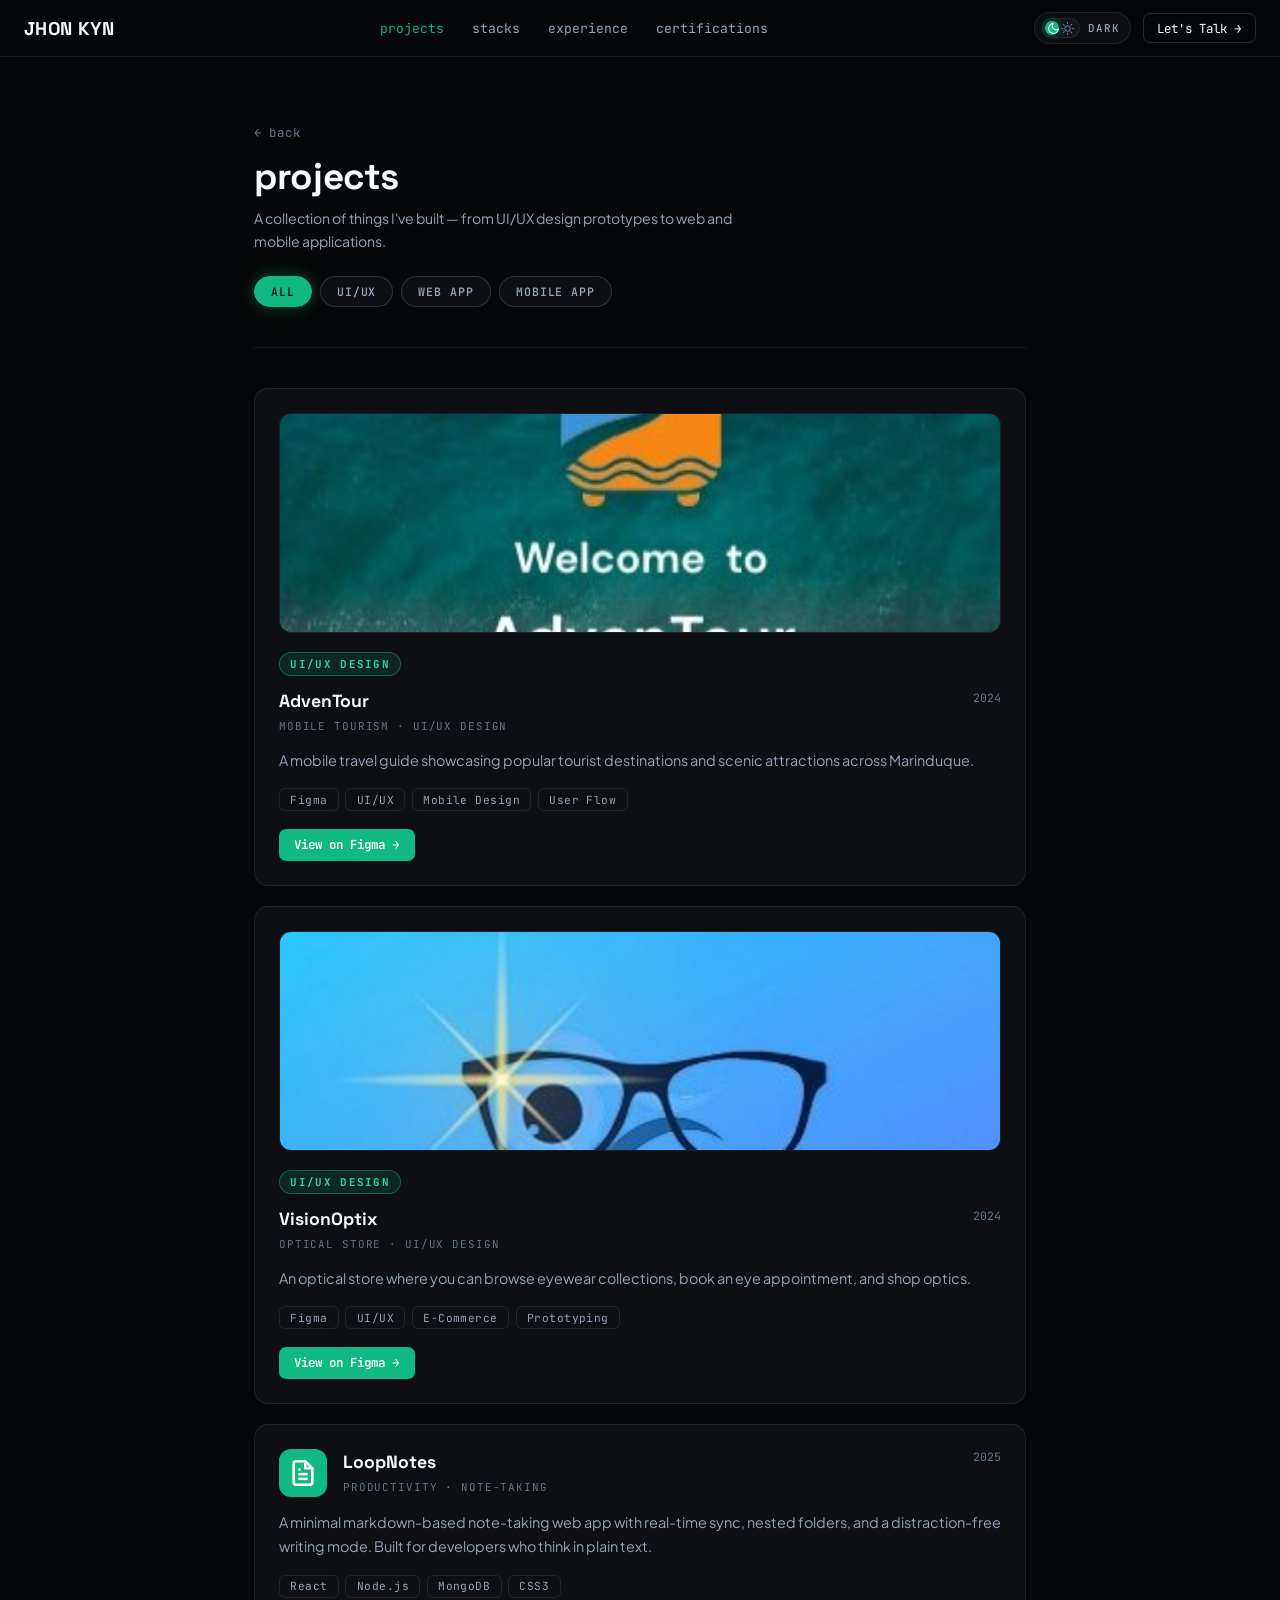
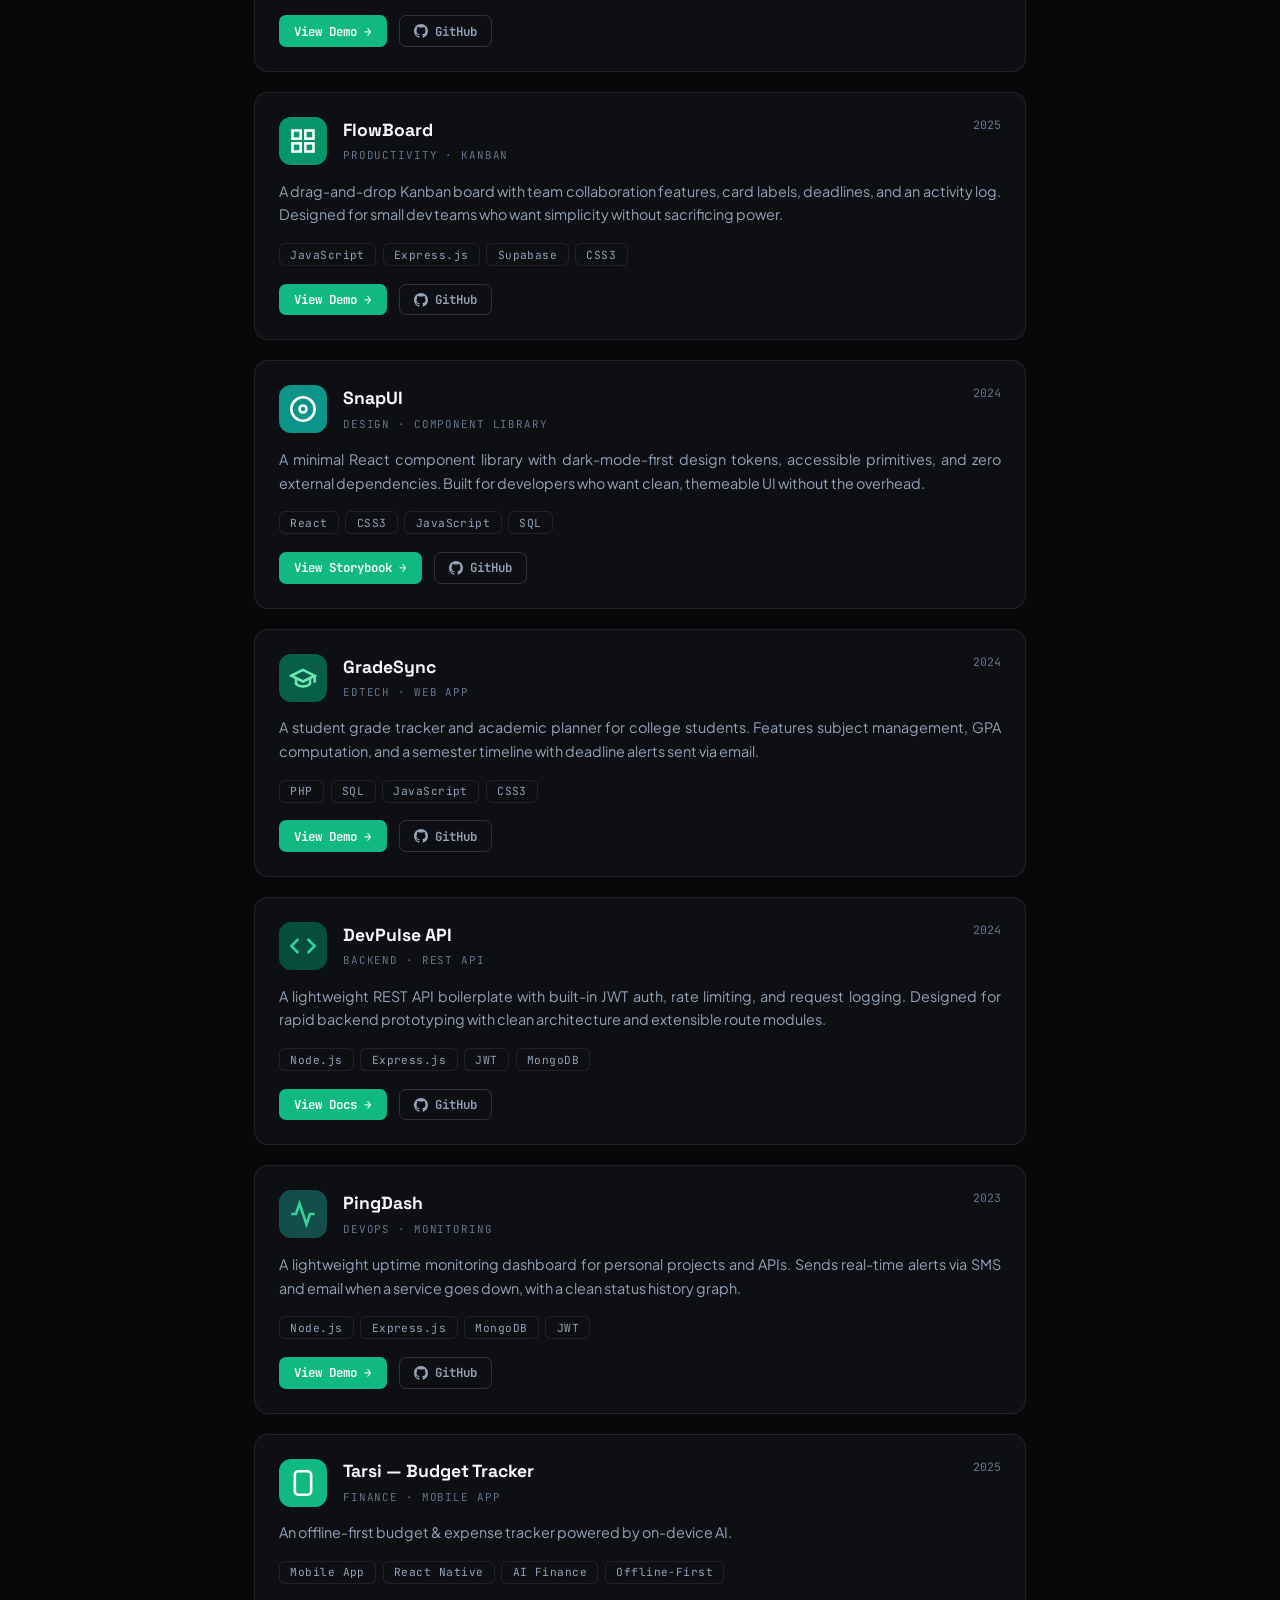
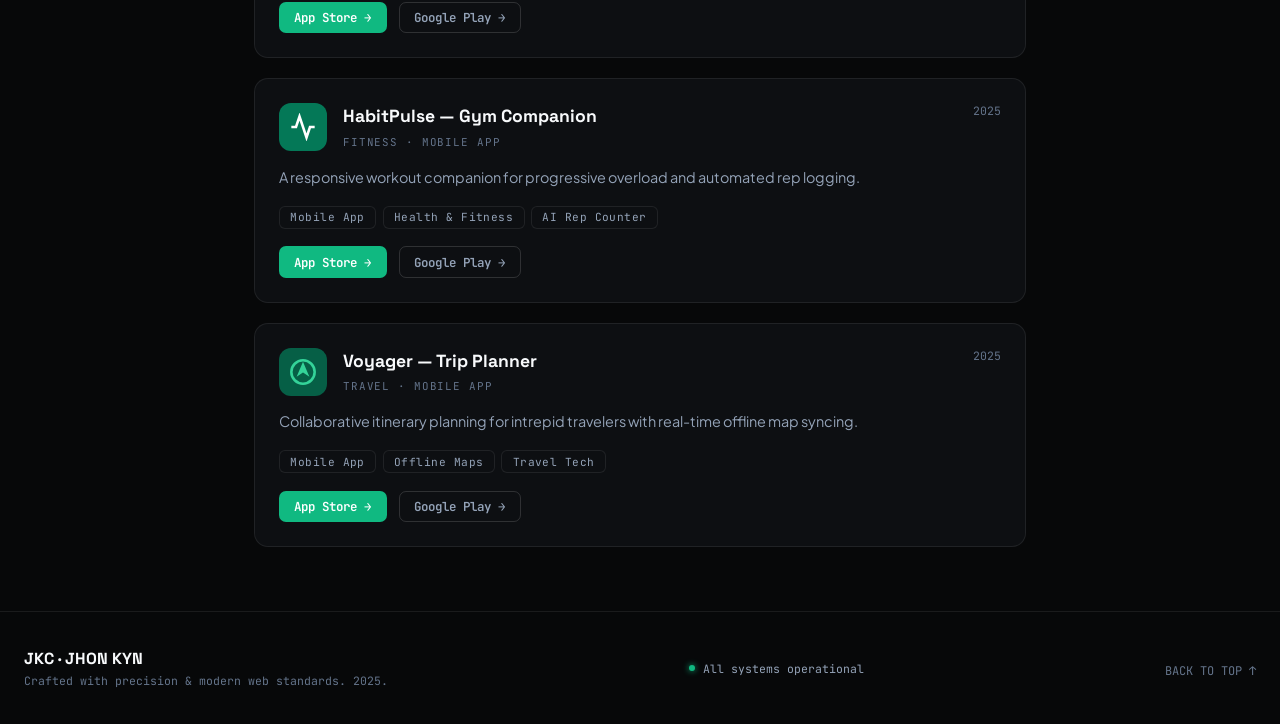
<file: projects.html>
<!DOCTYPE html>
<html lang="en" data-theme="dark">
<head>
  <meta charset="UTF-8">
  <meta name="viewport" content="width=device-width, initial-scale=1.0">
  <title>Projects — Jhon Kyn Cabrigas</title>
  <link rel="preconnect" href="https://fonts.googleapis.com">
  <link rel="preconnect" href="https://fonts.gstatic.com" crossorigin>
  <link href="https://fonts.googleapis.com/css2?family=JetBrains+Mono:ital,wght@0,300;0,400;0,500;0,700;1,400&family=Plus+Jakarta+Sans:wght@300;400;500;600;700;800&family=Space+Grotesk:wght@400;500;600;700;900&display=swap" rel="stylesheet">
  <link rel="stylesheet" href="style.css">
  <link rel="stylesheet" href="subpage.css">
  <link rel="icon" type="image/svg+xml" href="data:image/svg+xml,<svg xmlns='http://www.w3.org/2000/svg' viewBox='0 0 100 100'><rect width='100' height='100' rx='20' fill='%2308090a'/><text x='50' y='64' font-family='sans-serif' font-size='42' font-weight='900' fill='%2310b981' text-anchor='middle'>JKC</text></svg>">
</head>
<body>

  <header class="site-header" id="site-header">
    <div class="header-inner">
      <a href="index.html" class="brand-identity">
        <span class="brand-name">JHON KYN</span>
      </a>

      <nav class="desktop-nav" aria-label="Main Navigation">
        <a href="projects.html" class="nav-link nav-active">projects</a>
        <a href="stacks.html" class="nav-link">stacks</a>
        <a href="index.html#experience" class="nav-link">experience</a>
        <a href="index.html#certifications" class="nav-link">certifications</a>
      </nav>

      <div class="header-actions">
        <button id="theme-toggle" class="theme-toggle-btn" type="button" aria-label="Toggle dark/white theme">
          <div class="toggle-track">
            <span class="icon-moon">
              <svg width="13" height="13" viewBox="0 0 24 24" fill="none" stroke="currentColor" stroke-width="2" stroke-linecap="round" stroke-linejoin="round">
                <path d="M21 12.79A9 9 0 1 1 11.21 3 7 7 0 0 0 21 12.79z"></path>
              </svg>
            </span>
            <span class="icon-sun">
              <svg width="13" height="13" viewBox="0 0 24 24" fill="none" stroke="currentColor" stroke-width="2" stroke-linecap="round" stroke-linejoin="round">
                <circle cx="12" cy="12" r="5"></circle>
                <line x1="12" y1="1" x2="12" y2="3"></line><line x1="12" y1="21" x2="12" y2="23"></line>
                <line x1="4.22" y1="4.22" x2="5.64" y2="5.64"></line><line x1="18.36" y1="18.36" x2="19.78" y2="19.78"></line>
                <line x1="1" y1="12" x2="3" y2="12"></line><line x1="21" y1="12" x2="23" y2="12"></line>
                <line x1="4.22" y1="19.78" x2="5.64" y2="18.36"></line><line x1="18.36" y1="5.64" x2="19.78" y2="4.22"></line>
              </svg>
            </span>
            <span class="toggle-thumb"></span>
          </div>
          <span class="toggle-label" id="theme-label">Dark</span>
        </button>

        <a href="mailto:jhonkyncabrigas@gmail.com" class="btn-primary-ghost desktop-only-btn">Let's Talk &rarr;</a>

        <button id="mobile-menu-btn" class="mobile-menu-btn" type="button" aria-label="Open mobile menu">
          <span></span><span></span><span></span>
        </button>
      </div>
    </div>
  </header>

  <div id="mobile-nav" class="mobile-nav">
    <div class="mobile-nav-links">
      <a href="mailto:jhonkyncabrigas@gmail.com" class="mobile-nav-link">
        <svg class="nav-item-icon" width="18" height="18" viewBox="0 0 24 24" fill="none" stroke="currentColor" stroke-width="1.8" stroke-linecap="round" stroke-linejoin="round">
          <path d="M17 21v-2a4 4 0 0 0-4-4H5a4 4 0 0 0-4 4v2"></path>
          <circle cx="9" cy="7" r="4"></circle>
          <path d="M23 21v-2a4 4 0 0 0-3-3.87"></path>
          <path d="M16 3.13a4 4 0 0 1 0 7.75"></path>
        </svg>
        <span>Collabs</span>
      </a>

      <a href="projects.html" class="mobile-nav-link">
        <svg class="nav-item-icon" width="18" height="18" viewBox="0 0 24 24" fill="none" stroke="currentColor" stroke-width="1.8" stroke-linecap="round" stroke-linejoin="round">
          <rect x="2" y="3" width="20" height="14" rx="2" ry="2"></rect>
          <line x1="8" y1="21" x2="16" y2="21"></line>
          <line x1="12" y1="17" x2="12" y2="21"></line>
        </svg>
        <span>Projects</span>
      </a>

      <a href="stacks.html" class="mobile-nav-link">
        <svg class="nav-item-icon" width="18" height="18" viewBox="0 0 24 24" fill="none" stroke="currentColor" stroke-width="1.8" stroke-linecap="round" stroke-linejoin="round">
          <polygon points="12 2 2 7 12 12 22 7 12 2"></polygon>
          <polyline points="2 17 12 22 22 17"></polyline>
          <polyline points="2 12 12 17 22 12"></polyline>
        </svg>
        <span>Stack</span>
      </a>

      <a href="index.html#experience" class="mobile-nav-link">
        <svg class="nav-item-icon" width="18" height="18" viewBox="0 0 24 24" fill="none" stroke="currentColor" stroke-width="1.8" stroke-linecap="round" stroke-linejoin="round">
          <rect x="2" y="7" width="20" height="14" rx="2" ry="2"></rect>
          <path d="M16 21V5a2 2 0 0 0-2-2h-4a2 2 0 0 0-2 2v16"></path>
        </svg>
        <span>Experience</span>
      </a>

      <a href="index.html#certifications" class="mobile-nav-link">
        <svg class="nav-item-icon" width="18" height="18" viewBox="0 0 24 24" fill="none" stroke="currentColor" stroke-width="1.8" stroke-linecap="round" stroke-linejoin="round">
          <circle cx="12" cy="9" r="6"></circle>
          <path d="M8.21 13.89L7 23l5-3 5 3-1.21-9.12"></path>
        </svg>
        <span>Certifications</span>
      </a>
    </div>

    <div class="mobile-nav-footer">
      <p class="mobile-nav-work-label">For work, collabs &amp; everything else, reach me at</p>
      <a href="mailto:jhonkyncabrigas@gmail.com" class="mobile-nav-email">
        <svg width="15" height="15" viewBox="0 0 24 24" fill="none" stroke="currentColor" stroke-width="1.8">
          <rect x="2" y="4" width="20" height="16" rx="2"></rect>
          <polyline points="2,4 12,13 22,4"></polyline>
        </svg>
        <span>jhonkyncabrigas@gmail.com</span>
      </a>
    </div>
  </div>

  <main class="subpage-main">
    <div class="subpage-container">

      <div class="subpage-hero">
        <a href="index.html" class="back-link">&larr; back</a>
        <h1 class="subpage-title">projects</h1>
        <p class="subpage-desc">A collection of things I've built &mdash; from UI/UX design prototypes to web and mobile applications.</p>
        
        <!-- Category Filter Selection Pills -->
        <div class="project-filter-bar" role="tablist" aria-label="Filter projects by category">
          <button type="button" class="filter-pill active" data-filter="all" role="tab" aria-selected="true">ALL</button>
          <button type="button" class="filter-pill" data-filter="ui-ux" role="tab" aria-selected="false">UI/UX</button>
          <button type="button" class="filter-pill" data-filter="web-app" role="tab" aria-selected="false">WEB APP</button>
          <button type="button" class="filter-pill" data-filter="mobile-app" role="tab" aria-selected="false">MOBILE APP</button>
        </div>
      </div>

      <div class="projects-grid">

        <!-- UI/UX Project 1: AdvenTour -->
        <article class="proj-card" data-category="ui-ux">
          <div class="proj-thumb-preview">
            <img src="assets/adventour.jpg" alt="AdvenTour UI/UX Design" class="proj-thumb-img" loading="lazy">
          </div>
          <span class="proj-pill-uiux">UI/UX DESIGN</span>
          <div class="proj-card-top">
            <div class="proj-title-group">
              <h2 class="proj-name">AdvenTour</h2>
              <span class="proj-type">Mobile Tourism &middot; UI/UX Design</span>
            </div>
            <span class="proj-year">2024</span>
          </div>
          <p class="proj-desc justified-text">
            A mobile travel guide showcasing popular tourist destinations and scenic attractions across Marinduque.
          </p>
          <div class="proj-tags">
            <span class="proj-tag">Figma</span>
            <span class="proj-tag">UI/UX</span>
            <span class="proj-tag">Mobile Design</span>
            <span class="proj-tag">User Flow</span>
          </div>
          <div class="proj-links">
            <a href="https://www.figma.com/design/JqVBP0qB4zkHpRRKscP1Xw/Group-2?node-id=0-1&t=Si56GvLQzVjQPDaw-1" target="_blank" rel="noopener noreferrer" class="proj-link proj-link-primary">
              View on Figma &rarr;
            </a>
          </div>
        </article>

        <!-- UI/UX Project 2: VisionOptix -->
        <article class="proj-card" data-category="ui-ux">
          <div class="proj-thumb-preview">
            <img src="assets/visionoptix.jpg" alt="VisionOptix UI/UX Design" class="proj-thumb-img visionoptix-img" loading="lazy">
          </div>
          <span class="proj-pill-uiux">UI/UX DESIGN</span>
          <div class="proj-card-top">
            <div class="proj-title-group">
              <h2 class="proj-name">VisionOptix</h2>
              <span class="proj-type">Optical Store &middot; UI/UX Design</span>
            </div>
            <span class="proj-year">2024</span>
          </div>
          <p class="proj-desc justified-text">
            An optical store where you can browse eyewear collections, book an eye appointment, and shop optics.
          </p>
          <div class="proj-tags">
            <span class="proj-tag">Figma</span>
            <span class="proj-tag">UI/UX</span>
            <span class="proj-tag">E-Commerce</span>
            <span class="proj-tag">Prototyping</span>
          </div>
          <div class="proj-links">
            <a href="https://www.figma.com/design/vTDPmEUeKPzRxMzzzLPGfc/Untitled?node-id=1-2&t=mH5lJQsclDgSCBAO-1" target="_blank" rel="noopener noreferrer" class="proj-link proj-link-primary">
              View on Figma &rarr;
            </a>
          </div>
        </article>

        <!-- Web App 1: LoopNotes -->
        <article class="proj-card" data-category="web-app">
          <div class="proj-card-top">
            <div class="proj-icon" style="background:#10b981;">
              <svg width="28" height="28" viewBox="0 0 24 24" fill="none" stroke="#fff" stroke-width="2.2">
                <path d="M14 2H6a2 2 0 0 0-2 2v16a2 2 0 0 0 2 2h12a2 2 0 0 0 2-2V8z"></path>
                <polyline points="14 2 14 8 20 8"></polyline>
                <line x1="16" y1="13" x2="8" y2="13"></line>
                <line x1="16" y1="17" x2="8" y2="17"></line>
                <polyline points="10 9 9 9 8 9"></polyline>
              </svg>
            </div>
            <div class="proj-title-group">
              <h2 class="proj-name">LoopNotes</h2>
              <span class="proj-type">Productivity &middot; Note-Taking</span>
            </div>
            <span class="proj-year">2025</span>
          </div>
          <p class="proj-desc justified-text">
            A minimal markdown-based note-taking web app with real-time sync, nested folders, and a distraction-free writing mode. Built for developers who think in plain text.
          </p>
          <div class="proj-tags">
            <span class="proj-tag">React</span>
            <span class="proj-tag">Node.js</span>
            <span class="proj-tag">MongoDB</span>
            <span class="proj-tag">CSS3</span>
          </div>
          <div class="proj-links">
            <a href="javascript:void(0)" class="proj-link proj-link-primary">View Demo &rarr;</a>
            <a href="javascript:void(0)" class="proj-link proj-link-ghost">
              <svg width="14" height="14" viewBox="0 0 24 24" fill="currentColor"><path d="M12 0C5.37 0 0 5.37 0 12c0 5.31 3.435 9.795 8.205 11.385.6.105.825-.255.825-.57 0-.285-.015-1.23-.015-2.235-3.015.555-3.795-.735-4.035-1.41-.135-.345-.72-1.41-1.23-1.695-.42-.225-1.02-.78-.015-.795.945-.015 1.62.87 1.845 1.23 1.08 1.815 2.805 1.305 3.495.99.105-.78.42-1.305.765-1.605-2.67-.3-5.46-1.335-5.46-5.925 0-1.305.465-2.385 1.23-3.225-.12-.3-.54-1.53.12-3.18 0 0 1.005-.315 3.3 1.23.96-.27 1.98-.405 3-.405s2.04.135 3 .405c2.295-1.56 3.3-1.23 3.3-1.23.66 1.65.24 2.88.12 3.18.765.84 1.23 1.905 1.23 3.225 0 4.605-2.805 5.625-5.475 5.925.435.375.81 1.095.81 2.22 0 1.605-.015 2.895-.015 3.3 0 .315.225.69.825.57A12.02 12.02 0 0024 12c0-6.63-5.37-12-12-12z"/></svg>
              GitHub
            </a>
          </div>
        </article>

        <!-- Web App 2: FlowBoard -->
        <article class="proj-card" data-category="web-app">
          <div class="proj-card-top">
            <div class="proj-icon" style="background:#059669;">
              <svg width="28" height="28" viewBox="0 0 24 24" fill="none" stroke="#fff" stroke-width="2.2">
                <rect x="3" y="3" width="7" height="7"></rect>
                <rect x="14" y="3" width="7" height="7"></rect>
                <rect x="14" y="14" width="7" height="7"></rect>
                <rect x="3" y="14" width="7" height="7"></rect>
              </svg>
            </div>
            <div class="proj-title-group">
              <h2 class="proj-name">FlowBoard</h2>
              <span class="proj-type">Productivity &middot; Kanban</span>
            </div>
            <span class="proj-year">2025</span>
          </div>
          <p class="proj-desc justified-text">
            A drag-and-drop Kanban board with team collaboration features, card labels, deadlines, and an activity log. Designed for small dev teams who want simplicity without sacrificing power.
          </p>
          <div class="proj-tags">
            <span class="proj-tag">JavaScript</span>
            <span class="proj-tag">Express.js</span>
            <span class="proj-tag">Supabase</span>
            <span class="proj-tag">CSS3</span>
          </div>
          <div class="proj-links">
            <a href="javascript:void(0)" class="proj-link proj-link-primary">View Demo &rarr;</a>
            <a href="javascript:void(0)" class="proj-link proj-link-ghost">
              <svg width="14" height="14" viewBox="0 0 24 24" fill="currentColor"><path d="M12 0C5.37 0 0 5.37 0 12c0 5.31 3.435 9.795 8.205 11.385.6.105.825-.255.825-.57 0-.285-.015-1.23-.015-2.235-3.015.555-3.795-.735-4.035-1.41-.135-.345-.72-1.41-1.23-1.695-.42-.225-1.02-.78-.015-.795.945-.015 1.62.87 1.845 1.23 1.08 1.815 2.805 1.305 3.495.99.105-.78.42-1.305.765-1.605-2.67-.3-5.46-1.335-5.46-5.925 0-1.305.465-2.385 1.23-3.225-.12-.3-.54-1.53.12-3.18 0 0 1.005-.315 3.3 1.23.96-.27 1.98-.405 3-.405s2.04.135 3 .405c2.295-1.56 3.3-1.23 3.3-1.23.66 1.65.24 2.88.12 3.18.765.84 1.23 1.905 1.23 3.225 0 4.605-2.805 5.625-5.475 5.925.435.375.81 1.095.81 2.22 0 1.605-.015 2.895-.015 3.3 0 .315.225.69.825.57A12.02 12.02 0 0024 12c0-6.63-5.37-12-12-12z"/></svg>
              GitHub
            </a>
          </div>
        </article>

        <!-- Web App 3: SnapUI -->
        <article class="proj-card" data-category="web-app">
          <div class="proj-card-top">
            <div class="proj-icon" style="background:#0d9488;">
              <svg width="28" height="28" viewBox="0 0 24 24" fill="none" stroke="#fff" stroke-width="2.2">
                <circle cx="12" cy="12" r="10"></circle>
                <circle cx="12" cy="12" r="3"></circle>
              </svg>
            </div>
            <div class="proj-title-group">
              <h2 class="proj-name">SnapUI</h2>
              <span class="proj-type">Design &middot; Component Library</span>
            </div>
            <span class="proj-year">2024</span>
          </div>
          <p class="proj-desc justified-text">
            A minimal React component library with dark-mode-first design tokens, accessible primitives, and zero external dependencies. Built for developers who want clean, themeable UI without the overhead.
          </p>
          <div class="proj-tags">
            <span class="proj-tag">React</span>
            <span class="proj-tag">CSS3</span>
            <span class="proj-tag">JavaScript</span>
            <span class="proj-tag">SQL</span>
          </div>
          <div class="proj-links">
            <a href="javascript:void(0)" class="proj-link proj-link-primary">View Storybook &rarr;</a>
            <a href="javascript:void(0)" class="proj-link proj-link-ghost">
              <svg width="14" height="14" viewBox="0 0 24 24" fill="currentColor"><path d="M12 0C5.37 0 0 5.37 0 12c0 5.31 3.435 9.795 8.205 11.385.6.105.825-.255.825-.57 0-.285-.015-1.23-.015-2.235-3.015.555-3.795-.735-4.035-1.41-.135-.345-.72-1.41-1.23-1.695-.42-.225-1.02-.78-.015-.795.945-.015 1.62.87 1.845 1.23 1.08 1.815 2.805 1.305 3.495.99.105-.78.42-1.305.765-1.605-2.67-.3-5.46-1.335-5.46-5.925 0-1.305.465-2.385 1.23-3.225-.12-.3-.54-1.53.12-3.18 0 0 1.005-.315 3.3 1.23.96-.27 1.98-.405 3-.405s2.04.135 3 .405c2.295-1.56 3.3-1.23 3.3-1.23.66 1.65.24 2.88.12 3.18.765.84 1.23 1.905 1.23 3.225 0 4.605-2.805 5.625-5.475 5.925.435.375.81 1.095.81 2.22 0 1.605-.015 2.895-.015 3.3 0 .315.225.69.825.57A12.02 12.02 0 0024 12c0-6.63-5.37-12-12-12z"/></svg>
              GitHub
            </a>
          </div>
        </article>

        <!-- Web App 4: GradeSync -->
        <article class="proj-card" data-category="web-app">
          <div class="proj-card-top">
            <div class="proj-icon" style="background:#065f46;">
              <svg width="28" height="28" viewBox="0 0 24 24" fill="none" stroke="#6ee7b7" stroke-width="2.2">
                <path d="M22 10v6M2 10l10-5 10 5-10 5z"></path>
                <path d="M6 12v5c3 3 9 3 12 0v-5"></path>
              </svg>
            </div>
            <div class="proj-title-group">
              <h2 class="proj-name">GradeSync</h2>
              <span class="proj-type">EdTech &middot; Web App</span>
            </div>
            <span class="proj-year">2024</span>
          </div>
          <p class="proj-desc justified-text">
            A student grade tracker and academic planner for college students. Features subject management, GPA computation, and a semester timeline with deadline alerts sent via email.
          </p>
          <div class="proj-tags">
            <span class="proj-tag">PHP</span>
            <span class="proj-tag">SQL</span>
            <span class="proj-tag">JavaScript</span>
            <span class="proj-tag">CSS3</span>
          </div>
          <div class="proj-links">
            <a href="javascript:void(0)" class="proj-link proj-link-primary">View Demo &rarr;</a>
            <a href="javascript:void(0)" class="proj-link proj-link-ghost">
              <svg width="14" height="14" viewBox="0 0 24 24" fill="currentColor"><path d="M12 0C5.37 0 0 5.37 0 12c0 5.31 3.435 9.795 8.205 11.385.6.105.825-.255.825-.57 0-.285-.015-1.23-.015-2.235-3.015.555-3.795-.735-4.035-1.41-.135-.345-.72-1.41-1.23-1.695-.42-.225-1.02-.78-.015-.795.945-.015 1.62.87 1.845 1.23 1.08 1.815 2.805 1.305 3.495.99.105-.78.42-1.305.765-1.605-2.67-.3-5.46-1.335-5.46-5.925 0-1.305.465-2.385 1.23-3.225-.12-.3-.54-1.53.12-3.18 0 0 1.005-.315 3.3 1.23.96-.27 1.98-.405 3-.405s2.04.135 3 .405c2.295-1.56 3.3-1.23 3.3-1.23.66 1.65.24 2.88.12 3.18.765.84 1.23 1.905 1.23 3.225 0 4.605-2.805 5.625-5.475 5.925.435.375.81 1.095.81 2.22 0 1.605-.015 2.895-.015 3.3 0 .315.225.69.825.57A12.02 12.02 0 0024 12c0-6.63-5.37-12-12-12z"/></svg>
              GitHub
            </a>
          </div>
        </article>

        <!-- Web App 5: DevPulse API -->
        <article class="proj-card" data-category="web-app">
          <div class="proj-card-top">
            <div class="proj-icon" style="background:#064e3b;">
              <svg width="28" height="28" viewBox="0 0 24 24" fill="none" stroke="#34d399" stroke-width="2.2">
                <polyline points="16 18 22 12 16 6"></polyline>
                <polyline points="8 6 2 12 8 18"></polyline>
              </svg>
            </div>
            <div class="proj-title-group">
              <h2 class="proj-name">DevPulse API</h2>
              <span class="proj-type">Backend &middot; REST API</span>
            </div>
            <span class="proj-year">2024</span>
          </div>
          <p class="proj-desc justified-text">
            A lightweight REST API boilerplate with built-in JWT auth, rate limiting, and request logging. Designed for rapid backend prototyping with clean architecture and extensible route modules.
          </p>
          <div class="proj-tags">
            <span class="proj-tag">Node.js</span>
            <span class="proj-tag">Express.js</span>
            <span class="proj-tag">JWT</span>
            <span class="proj-tag">MongoDB</span>
          </div>
          <div class="proj-links">
            <a href="javascript:void(0)" class="proj-link proj-link-primary">View Docs &rarr;</a>
            <a href="javascript:void(0)" class="proj-link proj-link-ghost">
              <svg width="14" height="14" viewBox="0 0 24 24" fill="currentColor"><path d="M12 0C5.37 0 0 5.37 0 12c0 5.31 3.435 9.795 8.205 11.385.6.105.825-.255.825-.57 0-.285-.015-1.23-.015-2.235-3.015.555-3.795-.735-4.035-1.41-.135-.345-.72-1.41-1.23-1.695-.42-.225-1.02-.78-.015-.795.945-.015 1.62.87 1.845 1.23 1.08 1.815 2.805 1.305 3.495.99.105-.78.42-1.305.765-1.605-2.67-.3-5.46-1.335-5.46-5.925 0-1.305.465-2.385 1.23-3.225-.12-.3-.54-1.53.12-3.18 0 0 1.005-.315 3.3 1.23.96-.27 1.98-.405 3-.405s2.04.135 3 .405c2.295-1.56 3.3-1.23 3.3-1.23.66 1.65.24 2.88.12 3.18.765.84 1.23 1.905 1.23 3.225 0 4.605-2.805 5.625-5.475 5.925.435.375.81 1.095.81 2.22 0 1.605-.015 2.895-.015 3.3 0 .315.225.69.825.57A12.02 12.02 0 0024 12c0-6.63-5.37-12-12-12z"/></svg>
              GitHub
            </a>
          </div>
        </article>

        <!-- Web App 6: PingDash -->
        <article class="proj-card" data-category="web-app">
          <div class="proj-card-top">
            <div class="proj-icon" style="background:#134e4a;">
              <svg width="28" height="28" viewBox="0 0 24 24" fill="none" stroke="#34d399" stroke-width="2.2">
                <path d="M22 12h-4l-3 9L9 3l-3 9H2"></path>
              </svg>
            </div>
            <div class="proj-title-group">
              <h2 class="proj-name">PingDash</h2>
              <span class="proj-type">DevOps &middot; Monitoring</span>
            </div>
            <span class="proj-year">2023</span>
          </div>
          <p class="proj-desc justified-text">
            A lightweight uptime monitoring dashboard for personal projects and APIs. Sends real-time alerts via SMS and email when a service goes down, with a clean status history graph.
          </p>
          <div class="proj-tags">
            <span class="proj-tag">Node.js</span>
            <span class="proj-tag">Express.js</span>
            <span class="proj-tag">MongoDB</span>
            <span class="proj-tag">JWT</span>
          </div>
          <div class="proj-links">
            <a href="javascript:void(0)" class="proj-link proj-link-primary">View Demo &rarr;</a>
            <a href="javascript:void(0)" class="proj-link proj-link-ghost">
              <svg width="14" height="14" viewBox="0 0 24 24" fill="currentColor"><path d="M12 0C5.37 0 0 5.37 0 12c0 5.31 3.435 9.795 8.205 11.385.6.105.825-.255.825-.57 0-.285-.015-1.23-.015-2.235-3.015.555-3.795-.735-4.035-1.41-.135-.345-.72-1.41-1.23-1.695-.42-.225-1.02-.78-.015-.795.945-.015 1.62.87 1.845 1.23 1.08 1.815 2.805 1.305 3.495.99.105-.78.42-1.305.765-1.605-2.67-.3-5.46-1.335-5.46-5.925 0-1.305.465-2.385 1.23-3.225-.12-.3-.54-1.53.12-3.18 0 0 1.005-.315 3.3 1.23.96-.27 1.98-.405 3-.405s2.04.135 3 .405c2.295-1.56 3.3-1.23 3.3-1.23.66 1.65.24 2.88.12 3.18.765.84 1.23 1.905 1.23 3.225 0 4.605-2.805 5.625-5.475 5.925.435.375.81 1.095.81 2.22 0 1.605-.015 2.895-.015 3.3 0 .315.225.69.825.57A12.02 12.02 0 0024 12c0-6.63-5.37-12-12-12z"/></svg>
              GitHub
            </a>
          </div>
        </article>

        <!-- Mobile App 1: Tarsi -->
        <article class="proj-card" data-category="mobile-app">
          <div class="proj-card-top">
            <div class="proj-icon" style="background:#10b981;">
              <svg width="28" height="28" viewBox="0 0 24 24" fill="none" stroke="#fff" stroke-width="2.2">
                <rect x="5" y="2" width="14" height="20" rx="3"></rect>
                <line x1="12" y1="18" x2="12" y2="18.01"></line>
              </svg>
            </div>
            <div class="proj-title-group">
              <h2 class="proj-name">Tarsi &mdash; Budget Tracker</h2>
              <span class="proj-type">Finance &middot; Mobile App</span>
            </div>
            <span class="proj-year">2025</span>
          </div>
          <p class="proj-desc justified-text">
            An offline-first budget &amp; expense tracker powered by on-device AI.
          </p>
          <div class="proj-tags">
            <span class="proj-tag">Mobile App</span>
            <span class="proj-tag">React Native</span>
            <span class="proj-tag">AI Finance</span>
            <span class="proj-tag">Offline-First</span>
          </div>
          <div class="proj-links">
            <a href="javascript:void(0)" class="proj-link proj-link-primary">App Store &rarr;</a>
            <a href="javascript:void(0)" class="proj-link proj-link-ghost">Google Play &rarr;</a>
          </div>
        </article>

        <!-- Mobile App 2: HabitPulse -->
        <article class="proj-card" data-category="mobile-app">
          <div class="proj-card-top">
            <div class="proj-icon" style="background:#047857;">
              <svg width="28" height="28" viewBox="0 0 24 24" fill="none" stroke="#fff" stroke-width="2.2">
                <path d="M22 12h-4l-3 9L9 3l-3 9H2"></path>
              </svg>
            </div>
            <div class="proj-title-group">
              <h2 class="proj-name">HabitPulse &mdash; Gym Companion</h2>
              <span class="proj-type">Fitness &middot; Mobile App</span>
            </div>
            <span class="proj-year">2025</span>
          </div>
          <p class="proj-desc justified-text">
            A responsive workout companion for progressive overload and automated rep logging.
          </p>
          <div class="proj-tags">
            <span class="proj-tag">Mobile App</span>
            <span class="proj-tag">Health &amp; Fitness</span>
            <span class="proj-tag">AI Rep Counter</span>
          </div>
          <div class="proj-links">
            <a href="javascript:void(0)" class="proj-link proj-link-primary">App Store &rarr;</a>
            <a href="javascript:void(0)" class="proj-link proj-link-ghost">Google Play &rarr;</a>
          </div>
        </article>

        <!-- Mobile App 3: Voyager -->
        <article class="proj-card" data-category="mobile-app">
          <div class="proj-card-top">
            <div class="proj-icon" style="background:#065f46;">
              <svg width="28" height="28" viewBox="0 0 24 24" fill="none" stroke="#34d399" stroke-width="2.2">
                <circle cx="12" cy="12" r="10"></circle>
                <polygon points="12,6 15,13 12,11 9,13" fill="#34d399"></polygon>
              </svg>
            </div>
            <div class="proj-title-group">
              <h2 class="proj-name">Voyager &mdash; Trip Planner</h2>
              <span class="proj-type">Travel &middot; Mobile App</span>
            </div>
            <span class="proj-year">2025</span>
          </div>
          <p class="proj-desc justified-text">
            Collaborative itinerary planning for intrepid travelers with real-time offline map syncing.
          </p>
          <div class="proj-tags">
            <span class="proj-tag">Mobile App</span>
            <span class="proj-tag">Offline Maps</span>
            <span class="proj-tag">Travel Tech</span>
          </div>
          <div class="proj-links">
            <a href="javascript:void(0)" class="proj-link proj-link-primary">App Store &rarr;</a>
            <a href="javascript:void(0)" class="proj-link proj-link-ghost">Google Play &rarr;</a>
          </div>
        </article>

      </div>
    </div>
  </main>

  <footer class="site-footer">
    <div class="footer-inner">
      <div class="footer-left">
        <span class="footer-brand">JKC &middot; JHON KYN</span>
        <p class="footer-copy">Crafted with precision &amp; modern web standards. 2025.</p>
      </div>
      
      <div class="footer-center">
        <span class="footer-dot-status">
          <span class="pulse-dot"></span> All systems operational
        </span>
      </div>

      <div class="footer-right">
        <a href="#" class="back-to-top" aria-label="Back to top">
          <span>BACK TO TOP</span>
          <span class="arrow">&uarr;</span>
        </a>
      </div>
    </div>
  </footer>

  <script src="subpage.js"></script>
</body>
</html>
</file>
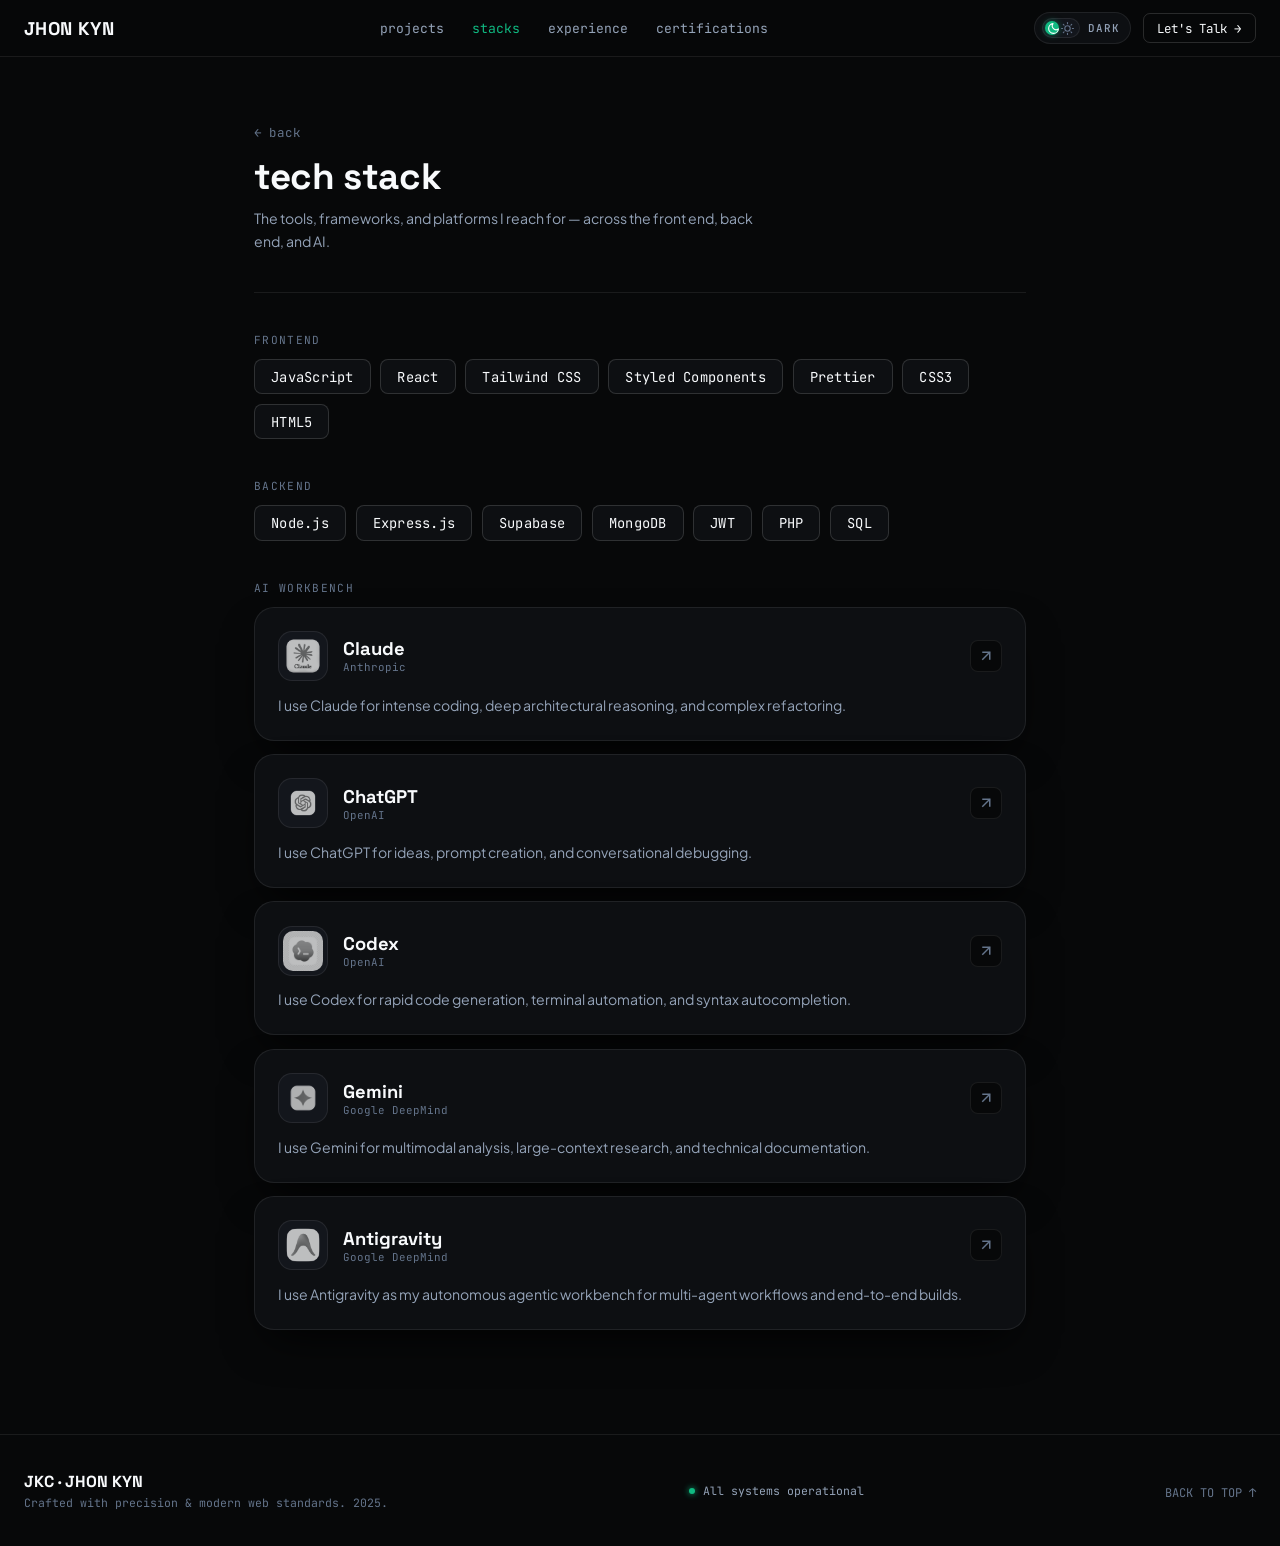
<file: stacks.html>
<!DOCTYPE html>
<html lang="en" data-theme="dark">
<head>
  <meta charset="UTF-8">
  <meta name="viewport" content="width=device-width, initial-scale=1.0">
  <title>Stacks — Jhon Kyn Cabrigas</title>
  <link rel="preconnect" href="https://fonts.googleapis.com">
  <link rel="preconnect" href="https://fonts.gstatic.com" crossorigin>
  <link href="https://fonts.googleapis.com/css2?family=JetBrains+Mono:ital,wght@0,300;0,400;0,500;0,700;1,400&family=Plus+Jakarta+Sans:wght@300;400;500;600;700;800&family=Space+Grotesk:wght@400;500;600;700;900&display=swap" rel="stylesheet">
  <link rel="stylesheet" href="style.css">
  <link rel="stylesheet" href="subpage.css">
  <link rel="icon" type="image/svg+xml" href="data:image/svg+xml,<svg xmlns='http://www.w3.org/2000/svg' viewBox='0 0 100 100'><rect width='100' height='100' rx='20' fill='%2308090a'/><text x='50' y='64' font-family='sans-serif' font-size='42' font-weight='900' fill='%2310b981' text-anchor='middle'>JKC</text></svg>">
</head>
<body>

  <header class="site-header" id="site-header">
    <div class="header-inner">
      <a href="index.html" class="brand-identity">
        <span class="brand-name">JHON KYN</span>
      </a>

      <nav class="desktop-nav" aria-label="Main Navigation">
        <a href="projects.html" class="nav-link">projects</a>
        <a href="stacks.html" class="nav-link nav-active">stacks</a>
        <a href="index.html#experience" class="nav-link">experience</a>
        <a href="index.html#certifications" class="nav-link">certifications</a>
      </nav>

      <div class="header-actions">
        <button id="theme-toggle" class="theme-toggle-btn" type="button" aria-label="Toggle dark/white theme">
          <div class="toggle-track">
            <span class="icon-moon">
              <svg width="13" height="13" viewBox="0 0 24 24" fill="none" stroke="currentColor" stroke-width="2" stroke-linecap="round" stroke-linejoin="round">
                <path d="M21 12.79A9 9 0 1 1 11.21 3 7 7 0 0 0 21 12.79z"></path>
              </svg>
            </span>
            <span class="icon-sun">
              <svg width="13" height="13" viewBox="0 0 24 24" fill="none" stroke="currentColor" stroke-width="2" stroke-linecap="round" stroke-linejoin="round">
                <circle cx="12" cy="12" r="5"></circle>
                <line x1="12" y1="1" x2="12" y2="3"></line><line x1="12" y1="21" x2="12" y2="23"></line>
                <line x1="4.22" y1="4.22" x2="5.64" y2="5.64"></line><line x1="18.36" y1="18.36" x2="19.78" y2="19.78"></line>
                <line x1="1" y1="12" x2="3" y2="12"></line><line x1="21" y1="12" x2="23" y2="12"></line>
                <line x1="4.22" y1="19.78" x2="5.64" y2="18.36"></line><line x1="18.36" y1="5.64" x2="19.78" y2="4.22"></line>
              </svg>
            </span>
            <span class="toggle-thumb"></span>
          </div>
          <span class="toggle-label" id="theme-label">Dark</span>
        </button>

        <a href="mailto:jhonkyncabrigas@gmail.com" class="btn-primary-ghost desktop-only-btn">Let's Talk &rarr;</a>

        <button id="mobile-menu-btn" class="mobile-menu-btn" type="button" aria-label="Open mobile menu">
          <span></span><span></span><span></span>
        </button>
      </div>
    </div>
  </header>

  <div id="mobile-nav" class="mobile-nav">
    <div class="mobile-nav-links">
      <a href="mailto:jhonkyncabrigas@gmail.com" class="mobile-nav-link">
        <svg class="nav-item-icon" width="18" height="18" viewBox="0 0 24 24" fill="none" stroke="currentColor" stroke-width="1.8" stroke-linecap="round" stroke-linejoin="round">
          <path d="M17 21v-2a4 4 0 0 0-4-4H5a4 4 0 0 0-4 4v2"></path>
          <circle cx="9" cy="7" r="4"></circle>
          <path d="M23 21v-2a4 4 0 0 0-3-3.87"></path>
          <path d="M16 3.13a4 4 0 0 1 0 7.75"></path>
        </svg>
        <span>Collabs</span>
      </a>

      <a href="projects.html" class="mobile-nav-link">
        <svg class="nav-item-icon" width="18" height="18" viewBox="0 0 24 24" fill="none" stroke="currentColor" stroke-width="1.8" stroke-linecap="round" stroke-linejoin="round">
          <rect x="2" y="3" width="20" height="14" rx="2" ry="2"></rect>
          <line x1="8" y1="21" x2="16" y2="21"></line>
          <line x1="12" y1="17" x2="12" y2="21"></line>
        </svg>
        <span>Projects</span>
      </a>

      <a href="stacks.html" class="mobile-nav-link">
        <svg class="nav-item-icon" width="18" height="18" viewBox="0 0 24 24" fill="none" stroke="currentColor" stroke-width="1.8" stroke-linecap="round" stroke-linejoin="round">
          <polygon points="12 2 2 7 12 12 22 7 12 2"></polygon>
          <polyline points="2 17 12 22 22 17"></polyline>
          <polyline points="2 12 12 17 22 12"></polyline>
        </svg>
        <span>Stack</span>
      </a>

      <a href="index.html#experience" class="mobile-nav-link">
        <svg class="nav-item-icon" width="18" height="18" viewBox="0 0 24 24" fill="none" stroke="currentColor" stroke-width="1.8" stroke-linecap="round" stroke-linejoin="round">
          <rect x="2" y="7" width="20" height="14" rx="2" ry="2"></rect>
          <path d="M16 21V5a2 2 0 0 0-2-2h-4a2 2 0 0 0-2 2v16"></path>
        </svg>
        <span>Experience</span>
      </a>

      <a href="index.html#certifications" class="mobile-nav-link">
        <svg class="nav-item-icon" width="18" height="18" viewBox="0 0 24 24" fill="none" stroke="currentColor" stroke-width="1.8" stroke-linecap="round" stroke-linejoin="round">
          <circle cx="12" cy="9" r="6"></circle>
          <path d="M8.21 13.89L7 23l5-3 5 3-1.21-9.12"></path>
        </svg>
        <span>Certifications</span>
      </a>
    </div>

    <div class="mobile-nav-footer">
      <p class="mobile-nav-work-label">For work, collabs &amp; everything else, reach me at</p>
      <a href="mailto:jhonkyncabrigas@gmail.com" class="mobile-nav-email">
        <svg width="15" height="15" viewBox="0 0 24 24" fill="none" stroke="currentColor" stroke-width="1.8">
          <rect x="2" y="4" width="20" height="16" rx="2"></rect>
          <polyline points="2,4 12,13 22,4"></polyline>
        </svg>
        <span>jhonkyncabrigas@gmail.com</span>
      </a>
    </div>
  </div>

  <main class="subpage-main">
    <div class="subpage-container">

      <div class="subpage-hero">
        <a href="index.html" class="back-link">&larr; back</a>
        <h1 class="subpage-title">tech stack</h1>
        <p class="subpage-desc">The tools, frameworks, and platforms I reach for — across the front end, back end, and AI.</p>
      </div>

      <!-- FRONTEND -->
      <div class="stack-section">
        <span class="stack-category-label">FRONTEND</span>
        <div class="stack-tags">
          <span class="stack-tag">JavaScript</span>
          <span class="stack-tag">React</span>
          <span class="stack-tag">Tailwind CSS</span>
          <span class="stack-tag">Styled Components</span>
          <span class="stack-tag">Prettier</span>
          <span class="stack-tag">CSS3</span>
          <span class="stack-tag">HTML5</span>
        </div>
      </div>

      <!-- BACKEND -->
      <div class="stack-section">
        <span class="stack-category-label">BACKEND</span>
        <div class="stack-tags">
          <span class="stack-tag">Node.js</span>
          <span class="stack-tag">Express.js</span>
          <span class="stack-tag">Supabase</span>
          <span class="stack-tag">MongoDB</span>
          <span class="stack-tag">JWT</span>
          <span class="stack-tag">PHP</span>
          <span class="stack-tag">SQL</span>
        </div>
      </div>

      <!-- AI TOOLS -->
      <div class="stack-section">
        <span class="stack-category-label">AI WORKBENCH</span>
        <div class="ai-stack-cards">

          <article class="ai-panel-card" data-ai="claude">
            <div class="ai-card-top">
              <div class="ai-img-frame">
                <img src="assets/ai-claude.png" alt="Claude AI Logo" class="ai-brand-img" loading="lazy">
              </div>
              <div class="ai-title-wrap">
                <h3 class="ai-name">Claude</h3>
                <span class="ai-provider">Anthropic</span>
              </div>
              <a href="https://claude.ai" target="_blank" rel="noopener noreferrer" class="ai-external-link" title="Visit Claude">
                <svg width="18" height="18" viewBox="0 0 24 24" fill="none" stroke="currentColor" stroke-width="2">
                  <line x1="7" y1="17" x2="17" y2="7"></line>
                  <polyline points="7 7 17 7 17 17"></polyline>
                </svg>
              </a>
            </div>
            <div class="ai-card-body">
              <p class="ai-usage-desc justified-text">I use Claude for intense coding, deep architectural reasoning, and complex refactoring.</p>
            </div>
          </article>

          <article class="ai-panel-card" data-ai="chatgpt">
            <div class="ai-card-top">
              <div class="ai-img-frame">
                <img src="assets/ai-chatgpt.png" alt="ChatGPT Logo" class="ai-brand-img" loading="lazy">
              </div>
              <div class="ai-title-wrap">
                <h3 class="ai-name">ChatGPT</h3>
                <span class="ai-provider">OpenAI</span>
              </div>
              <a href="https://chatgpt.com" target="_blank" rel="noopener noreferrer" class="ai-external-link" title="Visit ChatGPT">
                <svg width="18" height="18" viewBox="0 0 24 24" fill="none" stroke="currentColor" stroke-width="2">
                  <line x1="7" y1="17" x2="17" y2="7"></line>
                  <polyline points="7 7 17 7 17 17"></polyline>
                </svg>
              </a>
            </div>
            <div class="ai-card-body">
              <p class="ai-usage-desc justified-text">I use ChatGPT for ideas, prompt creation, and conversational debugging.</p>
            </div>
          </article>

          <article class="ai-panel-card" data-ai="codex">
            <div class="ai-card-top">
              <div class="ai-img-frame">
                <img src="assets/ai-codex.webp" alt="Codex Logo" class="ai-brand-img" loading="lazy">
              </div>
              <div class="ai-title-wrap">
                <h3 class="ai-name">Codex</h3>
                <span class="ai-provider">OpenAI</span>
              </div>
              <a href="https://openai.com/index/openai-codex/" target="_blank" rel="noopener noreferrer" class="ai-external-link" title="Visit Codex">
                <svg width="18" height="18" viewBox="0 0 24 24" fill="none" stroke="currentColor" stroke-width="2">
                  <line x1="7" y1="17" x2="17" y2="7"></line>
                  <polyline points="7 7 17 7 17 17"></polyline>
                </svg>
              </a>
            </div>
            <div class="ai-card-body">
              <p class="ai-usage-desc justified-text">I use Codex for rapid code generation, terminal automation, and syntax autocompletion.</p>
            </div>
          </article>

          <article class="ai-panel-card" data-ai="gemini">
            <div class="ai-card-top">
              <div class="ai-img-frame">
                <img src="assets/ai-gemini.png" alt="Google Gemini Logo" class="ai-brand-img" loading="lazy">
              </div>
              <div class="ai-title-wrap">
                <h3 class="ai-name">Gemini</h3>
                <span class="ai-provider">Google DeepMind</span>
              </div>
              <a href="https://gemini.google.com" target="_blank" rel="noopener noreferrer" class="ai-external-link" title="Visit Gemini">
                <svg width="18" height="18" viewBox="0 0 24 24" fill="none" stroke="currentColor" stroke-width="2">
                  <line x1="7" y1="17" x2="17" y2="7"></line>
                  <polyline points="7 7 17 7 17 17"></polyline>
                </svg>
              </a>
            </div>
            <div class="ai-card-body">
              <p class="ai-usage-desc justified-text">I use Gemini for multimodal analysis, large-context research, and technical documentation.</p>
            </div>
          </article>

          <article class="ai-panel-card" data-ai="antigravity">
            <div class="ai-card-top">
              <div class="ai-img-frame">
                <img src="assets/ai-antigravity.png" alt="Google Antigravity Logo" class="ai-brand-img" loading="lazy">
              </div>
              <div class="ai-title-wrap">
                <h3 class="ai-name">Antigravity</h3>
                <span class="ai-provider">Google DeepMind</span>
              </div>
              <a href="https://deepmind.google/technologies/gemini/" target="_blank" rel="noopener noreferrer" class="ai-external-link" title="Visit Antigravity">
                <svg width="18" height="18" viewBox="0 0 24 24" fill="none" stroke="currentColor" stroke-width="2">
                  <line x1="7" y1="17" x2="17" y2="7"></line>
                  <polyline points="7 7 17 7 17 17"></polyline>
                </svg>
              </a>
            </div>
            <div class="ai-card-body">
              <p class="ai-usage-desc justified-text">I use Antigravity as my autonomous agentic workbench for multi-agent workflows and end-to-end builds.</p>
            </div>
          </article>

        </div>
      </div>

    </div>
  </main>

  <footer class="site-footer">
    <div class="footer-inner">
      <div class="footer-left">
        <span class="footer-brand">JKC &middot; JHON KYN</span>
        <p class="footer-copy">Crafted with precision &amp; modern web standards. 2025.</p>
      </div>
      
      <div class="footer-center">
        <span class="footer-dot-status">
          <span class="pulse-dot"></span> All systems operational
        </span>
      </div>

      <div class="footer-right">
        <a href="#" class="back-to-top" aria-label="Back to top">
          <span>BACK TO TOP</span>
          <span class="arrow">&uarr;</span>
        </a>
      </div>
    </div>
  </footer>

  <script src="subpage.js"></script>
</body>
</html>
</file>
<file: style.css>
/* ==========================================================================
   JHON KYN CABRIGAS (JKC) — PORTFOLIO STYLESHEET
   Design System: Minimalist Cyber-Grotesque & Glowing Emerald Aesthetics
   Mobile-Optimized & Cross-Browser Responsive
   ========================================================================== */

/* --- CSS Variables & Theming --- */
:root {
  --font-display: 'Space Grotesk', -apple-system, BlinkMacSystemFont, sans-serif;
  --font-mono: 'JetBrains Mono', SFMono-Regular, Menlo, Monaco, Consolas, monospace;
  --font-body: 'Plus Jakarta Sans', -apple-system, BlinkMacSystemFont, sans-serif;

  --transition-fast: 0.18s cubic-bezier(0.16, 1, 0.3, 1);
  --transition-normal: 0.35s cubic-bezier(0.16, 1, 0.3, 1);
  --transition-slow: 0.65s cubic-bezier(0.16, 1, 0.3, 1);
}

/* ==========================================================================
   DARK THEME (Default)
   ========================================================================== */
html[data-theme="dark"] {
  --bg-primary: #070809;
  --bg-secondary: #0d0f12;
  --bg-tertiary: #13161c;
  --bg-card: #0d0f12;
  --bg-card-hover: #14171e;
  --bg-overlay: rgba(7, 8, 9, 0.92);
  
  --border-subtle: rgba(255, 255, 255, 0.08);
  --border-medium: rgba(255, 255, 255, 0.14);
  --border-highlight: rgba(16, 185, 129, 0.45);

  --text-primary: #f8fafc;
  --text-secondary: #94a3b8;
  --text-muted: #64748b;
  --text-inverse: #070809;

  /* Emerald Green Palette */
  --emerald-primary: #10b981;
  --emerald-bright: #34d399;
  --emerald-dark: #064e3b;
  --emerald-deep: #022c22;
  --emerald-glow-rgb: 16, 185, 129;
  
  /* Hero JKC Glow */
  --jkc-color: #10b981;
  --jkc-text-glow: 
    0 0 20px rgba(16, 185, 129, 0.85),
    0 0 50px rgba(16, 185, 129, 0.6),
    0 0 100px rgba(5, 150, 105, 0.45),
    0 0 170px rgba(6, 78, 59, 0.35);
  
  --card-shadow: 0 20px 45px -15px rgba(0, 0, 0, 0.85);
  --card-active-glow: 0 0 30px rgba(16, 185, 129, 0.25), 0 20px 50px -10px rgba(0, 0, 0, 0.9);
  
  --grid-line-color: rgba(255, 255, 255, 0.025);
}

/* ==========================================================================
   WHITE THEME
   ========================================================================== */
html[data-theme="light"] {
  --bg-primary: #f8fafc;
  --bg-secondary: #f1f5f9;
  --bg-tertiary: #e2e8f0;
  --bg-card: #ffffff;
  --bg-card-hover: #fcfdfe;
  --bg-overlay: rgba(248, 250, 252, 0.94);

  --border-subtle: rgba(15, 23, 42, 0.08);
  --border-medium: rgba(15, 23, 42, 0.16);
  --border-highlight: rgba(5, 150, 105, 0.45);

  --text-primary: #090d16;
  --text-secondary: #475569;
  --text-muted: #64748b;
  --text-inverse: #f8fafc;

  /* Rich Dark Emerald Green for High Contrast */
  --emerald-primary: #059669;
  --emerald-bright: #10b981;
  --emerald-dark: #047857;
  --emerald-deep: #064e3b;
  --emerald-glow-rgb: 5, 150, 105;

  --jkc-color: #047857;
  --jkc-text-glow: 
    0 0 25px rgba(5, 150, 105, 0.45),
    0 0 60px rgba(16, 185, 129, 0.35),
    0 0 110px rgba(4, 120, 87, 0.25);

  --card-shadow: 0 15px 35px -10px rgba(15, 23, 42, 0.08);
  --card-active-glow: 0 0 30px rgba(5, 150, 105, 0.2), 0 20px 40px -10px rgba(15, 23, 42, 0.12);

  --grid-line-color: rgba(15, 23, 42, 0.035);
}

/* --- Global Reset & Base Setup --- */
*, *::before, *::after {
  box-sizing: border-box;
  margin: 0;
  padding: 0;
}

html {
  scroll-behavior: smooth;
  font-size: 16px;
  background-color: var(--bg-primary);
  color: var(--text-primary);
  font-family: var(--font-body);
  -webkit-font-smoothing: antialiased;
  -moz-osx-font-smoothing: grayscale;
}

body {
  min-height: 100vh;
  background-color: var(--bg-primary);
  color: var(--text-primary);
  overflow-x: hidden;
  position: relative;
  transition: opacity 0.28s cubic-bezier(0.16, 1, 0.3, 1), background-color var(--transition-normal), color var(--transition-normal);
  opacity: 1;
}

body.page-fading-out {
  opacity: 0;
  pointer-events: none;
}

/* Text Justification Utility */
.justified-text {
  text-align: justify;
  text-justify: inter-word;
  hyphens: auto;
}

/* Cursor Glow Aura */
.cursor-glow {
  position: fixed;
  width: 440px;
  height: 440px;
  border-radius: 50%;
  pointer-events: none;
  z-index: 1;
  transform: translate(-50%, -50%);
  background: radial-gradient(circle, rgba(var(--emerald-glow-rgb), 0.07) 0%, rgba(var(--emerald-glow-rgb), 0) 70%);
  transition: opacity 0.3s ease;
  will-change: transform;
}

@media (pointer: coarse) {
  .cursor-glow {
    display: none;
  }
}

/* ==========================================================================
   5-SECOND INTRO PREVIEW SCREEN
   ONLY "JKC" VISIBLE: PIXEL PARTICLE ASSEMBLY ANIMATION
   ========================================================================== */
.intro-screen {
  position: fixed;
  inset: 0;
  z-index: 9999999 !important;
  background-color: #030405;
  display: flex;
  align-items: center;
  justify-content: center;
  overflow: hidden;
  cursor: default;
  touch-action: none;
  user-select: none;
  -webkit-user-select: none;
  transition: opacity 0.8s cubic-bezier(0.16, 1, 0.3, 1), 
              visibility 0.8s cubic-bezier(0.16, 1, 0.3, 1),
              transform 0.8s cubic-bezier(0.16, 1, 0.3, 1),
              filter 0.8s cubic-bezier(0.16, 1, 0.3, 1);
}

.intro-screen.hide-intro {
  opacity: 0;
  visibility: hidden;
  transform: scale(1.05);
  filter: blur(14px);
  pointer-events: none;
}

/* Hide header completely during the loading screen */
html.intro-active .site-header {
  opacity: 0 !important;
  visibility: hidden !important;
  pointer-events: none !important;
}

.intro-bg-ambient {
  position: absolute;
  inset: 0;
  background: radial-gradient(circle at center, rgba(16, 185, 129, 0.15) 0%, rgba(2, 44, 34, 0.05) 50%, #030405 85%);
  pointer-events: none;
}

.pixel-canvas {
  position: absolute;
  top: 0;
  left: 0;
  width: 100%;
  height: 100%;
  pointer-events: none;
  z-index: 2;
}

/* ==========================================================================
   SITE HEADER & NAVIGATION (Straight, Slim & Compact)
   ========================================================================== */
.site-header {
  position: fixed;
  top: 0;
  left: 0;
  right: 0;
  z-index: 100000;
  background: var(--bg-overlay);
  backdrop-filter: blur(16px);
  -webkit-backdrop-filter: blur(16px);
  border-bottom: 1px solid var(--border-subtle);
  transition: opacity 0.35s ease, background-color var(--transition-normal), border-color var(--transition-normal);
}

.header-inner {
  position: relative;
  z-index: 100001;
  max-width: 1360px;
  margin: 0 auto;
  padding: 0.65rem 1.5rem;
  display: flex;
  align-items: center;
  justify-content: space-between;
  gap: 1rem;
  height: 56px;
}

/* Upper Left: JHON KYN */
.brand-identity {
  display: flex;
  align-items: center;
  gap: 0.65rem;
  text-decoration: none;
  white-space: nowrap;
}

.brand-name {
  font-family: var(--font-display);
  font-size: 1.15rem;
  font-weight: 800;
  letter-spacing: 0.02em;
  color: var(--text-primary);
  text-transform: uppercase;
  transition: color var(--transition-fast);
}

.brand-identity:hover .brand-name {
  color: var(--emerald-primary);
}

.brand-status {
  display: inline-flex;
  align-items: center;
  gap: 0.35rem;
  font-family: var(--font-mono);
  font-size: 0.68rem;
  color: var(--text-muted);
  letter-spacing: 0.04em;
  background: var(--bg-tertiary);
  padding: 0.15rem 0.5rem;
  border-radius: 9999px;
  border: 1px solid var(--border-subtle);
}

.pulse-dot {
  width: 6px;
  height: 6px;
  background-color: var(--emerald-primary);
  border-radius: 50%;
  display: inline-block;
  box-shadow: 0 0 6px var(--emerald-primary);
  animation: pulseDot 2s infinite ease-in-out;
}

@keyframes pulseDot {
  0%, 100% { opacity: 1; transform: scale(1); }
  50% { opacity: 0.4; transform: scale(0.85); }
}

.desktop-nav {
  display: flex;
  align-items: center;
  gap: 1.75rem;
}

.nav-link {
  font-family: var(--font-mono);
  font-size: 0.82rem;
  text-decoration: none;
  color: var(--text-secondary);
  transition: color var(--transition-fast);
  display: inline-flex;
  align-items: center;
  gap: 0.3rem;
}

.nav-num {
  color: var(--emerald-primary);
  font-size: 0.7rem;
  opacity: 0.85;
}

.nav-link:hover {
  color: var(--text-primary);
}

.header-actions {
  display: flex;
  align-items: center;
  gap: 0.75rem;
}

.theme-toggle-btn {
  display: flex;
  align-items: center;
  gap: 0.5rem;
  background: var(--bg-card);
  border: 1px solid var(--border-subtle);
  padding: 0.3rem 0.65rem 0.3rem 0.45rem;
  border-radius: 9999px;
  cursor: pointer;
  color: var(--text-secondary);
  font-family: var(--font-mono);
  font-size: 0.72rem;
  font-weight: 500;
  transition: all var(--transition-fast);
  outline: none;
  white-space: nowrap;
}

.theme-toggle-btn:hover {
  border-color: var(--border-highlight);
  color: var(--text-primary);
  box-shadow: 0 0 12px rgba(var(--emerald-glow-rgb), 0.15);
}

.toggle-track {
  width: 38px;
  height: 20px;
  background: var(--bg-tertiary);
  border-radius: 9999px;
  position: relative;
  display: flex;
  align-items: center;
  justify-content: space-between;
  padding: 0 4px;
  border: 1px solid var(--border-subtle);
}

.icon-sun, .icon-moon {
  display: flex;
  align-items: center;
  justify-content: center;
  z-index: 1;
  color: var(--text-muted);
  width: 14px;
  height: 14px;
  transition: color var(--transition-fast);
}

html[data-theme="dark"] .icon-moon {
  color: #ffffff;
}

html[data-theme="dark"] .icon-sun {
  color: var(--text-muted);
}

html[data-theme="light"] .icon-sun {
  color: #090d16;
}

html[data-theme="light"] .icon-moon {
  color: var(--text-muted);
}

.toggle-thumb {
  position: absolute;
  top: 2px;
  left: 2px;
  width: 14px;
  height: 14px;
  background: var(--emerald-primary);
  border-radius: 50%;
  transition: transform var(--transition-fast);
  box-shadow: 0 0 6px rgba(var(--emerald-glow-rgb), 0.5);
}

html[data-theme="light"] .toggle-thumb {
  transform: translateX(18px);
}

.toggle-label {
  text-transform: uppercase;
  letter-spacing: 0.08em;
  font-size: 0.68rem;
}

.btn-primary-ghost {
  display: inline-flex;
  align-items: center;
  gap: 0.4rem;
  font-family: var(--font-mono);
  font-size: 0.78rem;
  text-decoration: none;
  color: var(--text-primary);
  background: transparent;
  border: 1px solid var(--border-medium);
  padding: 0.35rem 0.85rem;
  border-radius: 7px;
  transition: all var(--transition-fast);
  white-space: nowrap;
}

.btn-primary-ghost:hover {
  border-color: var(--emerald-primary);
  color: var(--emerald-primary);
  box-shadow: 0 0 14px rgba(var(--emerald-glow-rgb), 0.2);
}

.btn-primary {
  display: inline-flex;
  align-items: center;
  gap: 0.55rem;
  font-family: var(--font-mono);
  font-size: 0.82rem;
  font-weight: 600;
  text-decoration: none;
  background: var(--emerald-primary);
  color: #ffffff;
  padding: 0.75rem 1.45rem;
  border-radius: 8px;
  border: none;
  cursor: pointer;
  box-shadow: 0 0 18px rgba(var(--emerald-glow-rgb), 0.35);
  transition: all var(--transition-fast);
}

.btn-primary:hover {
  background: var(--emerald-bright);
  color: #070809;
  transform: translateY(-2px);
  box-shadow: 0 0 28px rgba(var(--emerald-glow-rgb), 0.6);
}

.btn-secondary {
  display: inline-flex;
  align-items: center;
  gap: 0.55rem;
  font-family: var(--font-mono);
  font-size: 0.82rem;
  text-decoration: none;
  background: var(--bg-card);
  color: var(--text-primary);
  border: 1px solid var(--border-medium);
  padding: 0.75rem 1.45rem;
  border-radius: 8px;
  transition: all var(--transition-fast);
}

.btn-secondary:hover {
  border-color: var(--border-highlight);
  background: var(--bg-card-hover);
  transform: translateY(-2px);
}

.mobile-menu-btn {
  display: none;
  flex-direction: column;
  justify-content: center;
  align-items: center;
  gap: 5px;
  background: transparent;
  border: 1px solid var(--border-subtle);
  padding: 0.45rem;
  border-radius: 8px;
  cursor: pointer;
  width: 38px;
  height: 38px;
  position: relative;
  z-index: 100002;
  transition: all var(--transition-fast);
}

.mobile-menu-btn span {
  display: block;
  width: 20px;
  height: 2px;
  background-color: var(--text-primary);
  border-radius: 2px;
  transition: transform 0.28s cubic-bezier(0.16, 1, 0.3, 1), opacity 0.2s ease;
  transform-origin: center;
}

.mobile-menu-btn.active {
  border-color: var(--emerald-primary);
}

.mobile-menu-btn.active span:nth-child(1) {
  transform: translateY(7px) rotate(45deg);
}

.mobile-menu-btn.active span:nth-child(2) {
  opacity: 0;
  transform: scaleX(0);
}

.mobile-menu-btn.active span:nth-child(3) {
  transform: translateY(-7px) rotate(-45deg);
}

/* When mobile menu drawer is open, guarantee main screen is completely covered and hidden */
body.menu-open main,
body.menu-open .subpage-main,
body.menu-open footer,
body.menu-open .site-footer,
body.menu-open .cursor-glow,
body.menu-open .hero-emerald-orb,
body.menu-open .hero-bg-title-wrapper {
  opacity: 0 !important;
  visibility: hidden !important;
  pointer-events: none !important;
}

body.menu-open .site-header {
  background: var(--bg-primary) !important;
  backdrop-filter: none !important;
  -webkit-backdrop-filter: none !important;
}

.mobile-nav {
  position: fixed;
  top: 0;
  left: 0;
  right: 0;
  bottom: 0;
  width: 100vw;
  width: 100%;
  height: 100vh;
  height: 100dvh;
  background: var(--bg-primary);
  z-index: 99990;
  display: flex;
  flex-direction: column;
  padding: 5.5rem 2rem 2.5rem;
  opacity: 0;
  visibility: hidden;
  pointer-events: none;
  transform: translateY(-8px);
  transition: opacity 0.25s cubic-bezier(0.16, 1, 0.3, 1), transform 0.25s cubic-bezier(0.16, 1, 0.3, 1), visibility 0.25s;
  overflow-y: auto;
  -webkit-overflow-scrolling: touch;
}

.mobile-nav.open {
  opacity: 1;
  visibility: visible;
  pointer-events: auto;
  transform: translateY(0);
}

.mobile-nav-top {
  display: none;
}

.mobile-nav-brand {
  font-family: var(--font-mono);
  font-size: 1.05rem;
  font-weight: 700;
  letter-spacing: 0.04em;
  color: var(--text-primary);
}

.mobile-close-btn {
  background: transparent;
  border: none;
  color: var(--text-primary);
  cursor: pointer;
  padding: 0.4rem;
  display: flex;
  align-items: center;
  justify-content: center;
  transition: color var(--transition-fast);
}

.mobile-close-btn:hover {
  color: var(--emerald-primary);
}

.mobile-nav-links {
  display: flex;
  flex-direction: column;
  gap: 1.25rem;
  margin-bottom: 2.5rem;
}

.mobile-nav-link {
  font-family: var(--font-mono);
  font-size: 1.05rem;
  font-weight: 400; /* Strictly not bold, as requested */
  color: var(--text-primary);
  text-decoration: none;
  display: inline-flex;
  align-items: center;
  gap: 0.85rem;
  transition: color var(--transition-fast), transform var(--transition-fast);
  width: fit-content;
}

.nav-item-icon {
  color: var(--text-muted);
  transition: color var(--transition-fast);
  flex-shrink: 0;
}

.mobile-nav-link:hover {
  color: var(--emerald-primary);
  transform: translateX(4px);
}

.mobile-nav-link:hover .nav-item-icon {
  color: var(--emerald-primary);
}

.mobile-nav-footer {
  margin-top: auto;
  padding-top: 1.5rem;
  border-top: 1px solid var(--border-subtle);
}

.mobile-nav-work-label {
  font-family: var(--font-mono);
  font-size: 0.76rem;
  font-weight: 400;
  color: var(--text-muted);
  letter-spacing: 0.02em;
  margin-bottom: 0.55rem;
  line-height: 1.5;
}

.mobile-nav-email {
  display: inline-flex;
  align-items: center;
  gap: 0.55rem;
  font-family: var(--font-mono);
  font-size: 0.84rem;
  font-weight: 400;
  color: var(--text-primary);
  text-decoration: none;
  transition: color var(--transition-fast);
}

.mobile-nav-email:hover {
  color: var(--emerald-primary);
}

/* Anchor-only sections (no visual content, just scroll targets) */
.about-anchor-only {
  height: 0;
  margin: 0;
  padding: 0;
  overflow: hidden;
}

/* ==========================================================================
   HERO SECTION:
   PROMINENTLY LARGE GLOWING JKC BEHIND, FACE IN FRONT WITH FADED SHOULDERS
   ========================================================================== */
.hero-section {
  position: relative;
  min-height: 94vh;
  padding-top: 4.8rem;
  padding-bottom: 2.5rem;
  display: flex;
  align-items: center;
  justify-content: center;
  overflow: hidden;
}

.hero-grid-pattern {
  position: absolute;
  inset: 0;
  background-image: 
    linear-gradient(to right, var(--grid-line-color) 1px, transparent 1px),
    linear-gradient(to bottom, var(--grid-line-color) 1px, transparent 1px);
  background-size: 50px 50px;
  mask-image: radial-gradient(ellipse 65% 60% at 50% 45%, black 20%, transparent 85%);
  -webkit-mask-image: radial-gradient(ellipse 65% 60% at 50% 45%, black 20%, transparent 85%);
  pointer-events: none;
}

.hero-emerald-orb {
  position: absolute;
  border-radius: 50%;
  filter: blur(80px);
  pointer-events: none;
  opacity: 0.3;
}

.hero-orb-1 {
  width: 400px;
  height: 400px;
  background: radial-gradient(circle, var(--emerald-primary) 0%, transparent 70%);
  top: 25%;
  left: 20%;
  animation: floatOrb 12s ease-in-out infinite alternate;
}

.hero-orb-2 {
  width: 450px;
  height: 450px;
  background: radial-gradient(circle, var(--emerald-dark) 0%, transparent 70%);
  top: 30%;
  right: 15%;
  animation: floatOrb 15s ease-in-out infinite alternate-reverse;
}

@keyframes floatOrb {
  0% { transform: translate(0, 0) scale(1); }
  100% { transform: translate(35px, -25px) scale(1.12); }
}

.hero-container {
  width: 100%;
  max-width: 1360px;
  margin: 0 auto;
  padding: 0 1.5rem;
  display: flex;
  flex-direction: column;
  align-items: center;
  position: relative;
  z-index: 2;
}

.terminal-prompt {
  color: var(--emerald-primary);
  font-weight: 700;
  margin-right: 0.3rem;
}

.hero-roles-banner {
  display: flex;
  align-items: center;
  gap: 0.65rem;
  font-family: var(--font-mono);
  font-size: 0.8rem;
  font-weight: 700;
  letter-spacing: 0.12em;
  color: var(--text-primary);
}

.role-divider {
  color: var(--emerald-primary);
}

/* ==========================================================================
   THE HERO STAGE:
   PROMINENTLY LARGE JKC EXTENDING ACROSS THE BACKGROUND
   ========================================================================== */
.hero-stage {
  position: relative;
  width: 100%;
  max-width: 920px;
  min-height: 440px;
  height: 52vh;
  display: flex;
  align-items: flex-end;
  justify-content: center;
  margin: 0.5rem 0 1.5rem;
}

/* Background Title: Large Glowing JKC */
.hero-bg-title-wrapper {
  position: absolute;
  top: 44%;
  left: 50%;
  transform: translate(-50%, -50%);
  width: 100%;
  text-align: center;
  z-index: 1;
  pointer-events: none;
  user-select: none;
}

.hero-title-halo {
  position: absolute;
  top: 50%;
  left: 50%;
  transform: translate(-50%, -50%);
  width: 80%;
  height: 120px;
  background: radial-gradient(ellipse at center, rgba(var(--emerald-glow-rgb), 0.4) 0%, transparent 75%);
  filter: blur(40px);
}

/* JKC TEXT: Noticeably Larger & Prominent */
.hero-bg-title {
  font-family: var(--font-display);
  font-size: clamp(8.5rem, 26vw, 22rem);
  font-weight: 900;
  line-height: 0.82;
  letter-spacing: 0.05em;
  text-transform: uppercase;
  color: var(--jkc-color);
  text-shadow: var(--jkc-text-glow);
  margin: 0;
  transition: color var(--transition-normal), text-shadow var(--transition-normal);
  animation: jkcGlowPulse 4s ease-in-out infinite alternate;
}

@keyframes jkcGlowPulse {
  0% { filter: brightness(0.95); }
  100% { filter: brightness(1.2); }
}

/* Foreground Portrait with Faded Shoulders & Bottom */
.hero-portrait-container {
  position: relative;
  z-index: 2;
  display: flex;
  justify-content: center;
  align-items: flex-end;
  max-height: 100%;
  width: auto;
}

.portrait-glow-backing {
  position: absolute;
  bottom: 8%;
  width: 75%;
  height: 55%;
  background: radial-gradient(circle at center, rgba(var(--emerald-glow-rgb), 0.16) 0%, transparent 70%);
  filter: blur(30px);
  z-index: -1;
}

.hero-portrait {
  /* Soft 360-degree elliptical gradient mask that melts shoulder edges & bottom */
  mask-image: radial-gradient(
    ellipse 72% 64% at 50% 38%, 
    #000 32%, 
    rgba(0, 0, 0, 0.92) 52%, 
    rgba(0, 0, 0, 0.5) 70%, 
    rgba(0, 0, 0, 0.15) 85%, 
    transparent 98%
  );
  -webkit-mask-image: radial-gradient(
    ellipse 72% 64% at 50% 38%, 
    #000 32%, 
    rgba(0, 0, 0, 0.92) 52%, 
    rgba(0, 0, 0, 0.5) 70%, 
    rgba(0, 0, 0, 0.15) 85%, 
    transparent 98%
  );
  max-height: 430px;
  height: 48vh;
  width: auto;
  max-width: 320px;
  object-fit: contain;
  display: block;
  filter: drop-shadow(0 12px 30px rgba(0, 0, 0, 0.45));
  transition: transform 0.25s cubic-bezier(0.16, 1, 0.3, 1);
  transform-origin: bottom center;
}

/* Floating Badges (Desktop) */
.floating-badge {
  position: absolute;
  z-index: 3;
  display: flex;
  align-items: center;
  gap: 0.75rem;
  background: var(--bg-card);
  backdrop-filter: blur(12px);
  -webkit-backdrop-filter: blur(12px);
  border: 1px solid var(--border-medium);
  padding: 0.55rem 0.9rem;
  border-radius: 12px;
  box-shadow: var(--card-shadow);
  transition: all var(--transition-fast);
}

.floating-badge:hover {
  border-color: var(--border-highlight);
  transform: translateY(-4px);
  box-shadow: var(--card-active-glow);
}

.badge-left {
  left: 2%;
  bottom: 18%;
}

.badge-right {
  right: 2%;
  bottom: 26%;
}

.badge-icon {
  width: 34px;
  height: 34px;
  border-radius: 8px;
  background: rgba(var(--emerald-glow-rgb), 0.12);
  color: var(--emerald-primary);
  display: flex;
  align-items: center;
  justify-content: center;
}

.badge-text {
  display: flex;
  flex-direction: column;
}

.badge-sub {
  font-family: var(--font-mono);
  font-size: 0.62rem;
  letter-spacing: 0.08em;
  color: var(--text-muted);
}

.badge-title {
  font-family: var(--font-display);
  font-size: 0.84rem;
  font-weight: 700;
  color: var(--text-primary);
}

.hero-bottom-actions {
  display: flex;
  flex-direction: column;
  align-items: center;
  text-align: center;
  gap: 1.15rem;
  max-width: 640px;
}

/* Roles below portrait */
.hero-roles-below {
  display: flex;
  align-items: center;
  gap: 0.65rem;
  font-family: var(--font-mono);
  font-size: 0.78rem;
  font-weight: 700;
  letter-spacing: 0.12em;
  color: var(--text-secondary);
  margin-top: 0.25rem;
}

.role-chip-below { color: var(--text-primary); }
.role-divider-below { color: var(--emerald-primary); }

/* Inline AI stack images in hero description */
.ai-stack-inline {
  display: inline-flex;
  align-items: center;
  gap: 2px;
  vertical-align: middle;
  margin: 0 4px;
}

.inline-ai-img {
  width: 22px;
  height: 22px;
  border-radius: 5px;
  object-fit: cover;
  filter: grayscale(60%);
  border: 1px solid var(--border-subtle);
  transition: filter 0.2s ease;
  margin: 0 1px;
}

.inline-ai-img:hover {
  filter: grayscale(0%);
}

/* Hero social pills (GitHub, Facebook, Instagram) */
.hero-social-links {
  display: flex;
  align-items: center;
  gap: 0.65rem;
  flex-wrap: wrap;
  justify-content: center;
}

.hero-social-pill {
  display: inline-flex;
  align-items: center;
  gap: 0.4rem;
  font-family: var(--font-mono);
  font-size: 0.78rem;
  text-decoration: none;
  color: var(--text-secondary);
  border: 1px solid var(--border-subtle);
  padding: 0.4rem 0.9rem;
  border-radius: 9999px;
  transition: all var(--transition-fast);
  background: transparent;
}

.hero-social-pill em {
  font-style: italic;
  font-weight: 600;
}

.hero-social-pill:hover {
  color: var(--emerald-primary);
  border-color: var(--border-highlight);
  background: rgba(var(--emerald-glow-rgb), 0.06);
  transform: translateY(-2px);
}

.hero-subline {
  font-size: 1rem;
  line-height: 1.6;
  color: var(--text-secondary);
}

.hero-btn-group {
  display: flex;
  align-items: center;
  gap: 0.85rem;
  flex-wrap: wrap;
  justify-content: center;
}

.hero-scroll-cue {
  display: inline-flex;
  flex-direction: column;
  align-items: center;
  gap: 0.2rem;
  font-family: var(--font-mono);
  font-size: 0.65rem;
  letter-spacing: 0.15em;
  color: var(--text-muted);
  text-decoration: none;
  margin-top: 0.5rem;
  transition: color var(--transition-fast);
}

.hero-scroll-cue:hover {
  color: var(--emerald-primary);
}

.scroll-arrow {
  color: var(--emerald-primary);
  animation: bounceArrow 2s infinite ease-in-out;
}

@keyframes bounceArrow {
  0%, 100% { transform: translateY(0); }
  50% { transform: translateY(5px); }
}

/* ==========================================================================
   QUICK NAVIGATION SECTION (Separate Screens: Projects & Stacks)
   ========================================================================== */
.quick-nav-section {
  padding: 3.5rem 0;
  border-top: 1px solid var(--border-subtle);
  border-bottom: 1px solid var(--border-subtle);
  background: rgba(var(--emerald-glow-rgb), 0.015);
}

.quick-nav-grid {
  display: grid;
  grid-template-columns: repeat(auto-fit, minmax(280px, 1fr));
  gap: 1.5rem;
}

.quick-nav-card {
  display: flex;
  flex-direction: column;
  background: var(--bg-card);
  border: 1px solid var(--border-medium);
  border-radius: 14px;
  padding: 1.8rem;
  text-decoration: none;
  color: var(--text-primary);
  transition: all var(--transition-fast);
  position: relative;
  overflow: hidden;
}

.quick-nav-card:hover {
  border-color: var(--emerald-primary);
  transform: translateY(-3px);
  box-shadow: 0 12px 35px -10px rgba(var(--emerald-glow-rgb), 0.25);
}

.quick-nav-header {
  display: flex;
  align-items: center;
  justify-content: space-between;
  margin-bottom: 1rem;
}

.quick-nav-num {
  font-family: var(--font-mono);
  font-size: 0.78rem;
  color: var(--emerald-primary);
  letter-spacing: 0.1em;
}

.quick-nav-arrow {
  color: var(--text-muted);
  font-size: 1.1rem;
  transition: transform var(--transition-fast), color var(--transition-fast);
}

.quick-nav-card:hover .quick-nav-arrow {
  transform: translateX(4px);
  color: var(--emerald-primary);
}

.quick-nav-title {
  font-family: var(--font-display);
  font-size: 1.45rem;
  font-weight: 700;
  margin-bottom: 0.5rem;
  color: var(--text-primary);
}

.quick-nav-desc {
  font-size: 0.88rem;
  color: var(--text-secondary);
  line-height: 1.55;
  margin-bottom: 1.4rem;
  flex-grow: 1;
}

.quick-nav-footer {
  margin-top: auto;
}

.quick-nav-tag {
  font-family: var(--font-mono);
  font-size: 0.76rem;
  color: var(--emerald-primary);
  font-weight: 600;
}

/* ==========================================================================
   GENERIC SECTION CONTAINERS & HEADERS
   ========================================================================== */
.section-block {
  padding: 5.5rem 0;
  position: relative;
  border-top: 1px solid var(--border-subtle);
}

.section-container {
  max-width: 1360px;
  margin: 0 auto;
  padding: 0 1.5rem;
}

.section-header {
  display: flex;
  align-items: center;
  justify-content: space-between;
  margin-bottom: 2.5rem;
  padding-bottom: 0.85rem;
  border-bottom: 1px solid var(--border-subtle);
  gap: 0.75rem;
}

.section-tag-wrap {
  display: flex;
  align-items: center;
  gap: 0.45rem;
  min-width: 0;
  white-space: nowrap;
}

.section-index {
  font-family: var(--font-mono);
  font-size: 0.95rem;
  font-weight: 500;
  color: var(--text-muted);
  flex-shrink: 0;
}

.section-dash {
  color: var(--text-muted);
  flex-shrink: 0;
}

.section-heading {
  font-family: var(--font-mono);
  font-size: 0.95rem;
  font-weight: 500;
  letter-spacing: -0.01em;
  color: var(--text-primary);
  text-transform: lowercase;
  white-space: nowrap;
}

.section-sub-label {
  font-family: var(--font-mono);
  font-size: 0.72rem;
  letter-spacing: 0.12em;
  color: var(--text-muted);
}

.section-action-link {
  font-family: var(--font-mono);
  font-size: 0.75rem;
  font-weight: 600;
  letter-spacing: 0.06em;
  text-decoration: none;
  color: var(--text-secondary);
  display: inline-flex;
  align-items: center;
  gap: 0.3rem;
  transition: all var(--transition-fast);
  white-space: nowrap;
  flex-shrink: 0;
}

.section-action-link:hover {
  color: var(--emerald-primary);
}

.section-action-link .arrow {
  color: var(--emerald-primary);
  transition: transform var(--transition-fast);
}

.section-action-link:hover .arrow {
  transform: translateX(4px);
}

@media (max-width: 600px) {
  .section-header {
    gap: 0.4rem;
    margin-bottom: 1.8rem;
  }
  .section-index {
    font-size: 0.8rem;
  }
  .section-heading {
    font-size: 0.82rem;
  }
  .section-action-link {
    font-size: 0.68rem;
    letter-spacing: 0.03em;
  }
}

@media (max-width: 380px) {
  .section-index {
    font-size: 0.72rem;
  }
  .section-heading {
    font-size: 0.75rem;
  }
  .section-action-link {
    font-size: 0.62rem;
    letter-spacing: 0.02em;
  }
}

/* ==========================================================================
   01 — ABOUT / PROFILE SECTION
   ========================================================================== */
.about-card-single {
  background: var(--bg-card);
  border: 1px solid var(--border-subtle);
  border-radius: 20px;
  padding: 2.75rem;
  box-shadow: var(--card-shadow);
  position: relative;
  overflow: hidden;
  max-width: 900px;
  margin: 0 auto;
}

.about-card-single::before {
  content: "";
  position: absolute;
  top: 0;
  left: 0;
  right: 0;
  height: 2px;
  background: linear-gradient(90deg, transparent, var(--emerald-primary), transparent);
}

.bio-badge-tag {
  display: inline-flex;
  align-items: center;
  gap: 0.5rem;
  font-family: var(--font-mono);
  font-size: 0.7rem;
  font-weight: 600;
  letter-spacing: 0.1em;
  color: var(--emerald-primary);
  background: rgba(var(--emerald-glow-rgb), 0.1);
  border: 1px solid rgba(var(--emerald-glow-rgb), 0.25);
  padding: 0.3rem 0.8rem;
  border-radius: 9999px;
  margin-bottom: 1.25rem;
}

.emerald-dot {
  width: 6px;
  height: 6px;
  border-radius: 50%;
  background: var(--emerald-primary);
}

.bio-headline {
  font-family: var(--font-display);
  font-size: 1.7rem;
  font-weight: 700;
  line-height: 1.35;
  color: var(--text-primary);
  margin-bottom: 1.25rem;
}

.text-glow-accent {
  color: var(--emerald-primary);
}

.bio-paragraphs {
  display: flex;
  flex-direction: column;
  gap: 1rem;
  font-size: 0.98rem;
  line-height: 1.65;
  color: var(--text-secondary);
}

.bio-metrics-row {
  display: grid;
  grid-template-columns: repeat(3, 1fr);
  gap: 1rem;
  margin-top: 2rem;
  padding-top: 1.75rem;
  border-top: 1px solid var(--border-subtle);
}

.metric-box {
  display: flex;
  flex-direction: column;
  gap: 0.25rem;
}

.metric-num {
  font-family: var(--font-mono);
  font-size: 1.6rem;
  font-weight: 700;
  color: var(--emerald-primary);
}

.metric-label {
  font-family: var(--font-mono);
  font-size: 0.68rem;
  color: var(--text-muted);
  line-height: 1.35;
}

/* ==========================================================================
   02 — PROJECTS SECTION: 3D INTERACTIVE CAROUSEL
   ========================================================================== */
.carousel-outer-wrapper {
  position: relative;
  width: 100%;
  display: flex;
  flex-direction: column;
  align-items: center;
}

.carousel-controls-top {
  margin-bottom: 1.75rem;
}

.carousel-hint {
  font-family: var(--font-mono);
  font-size: 0.7rem;
  letter-spacing: 0.12em;
  color: var(--text-muted);
  display: inline-flex;
  align-items: center;
  gap: 0.5rem;
}

.carousel-stage {
  position: relative;
  width: 100%;
  max-width: 1050px;
  height: 480px;
  perspective: 1200px;
  display: flex;
  align-items: center;
  justify-content: center;
}

.project-card {
  position: absolute;
  width: 90%;
  max-width: 440px;
  cursor: pointer;
  user-select: none;
  transition: transform 0.55s cubic-bezier(0.16, 1, 0.3, 1),
              opacity 0.55s cubic-bezier(0.16, 1, 0.3, 1),
              filter 0.55s cubic-bezier(0.16, 1, 0.3, 1),
              box-shadow 0.55s cubic-bezier(0.16, 1, 0.3, 1);
  transform-style: preserve-3d;
  will-change: transform, opacity;
  outline: none;
}

.card-glass-frame {
  background: var(--bg-card);
  border: 1px solid var(--border-medium);
  border-radius: 20px;
  padding: 1.35rem;
  box-shadow: var(--card-shadow);
  display: flex;
  flex-direction: column;
  gap: 0.85rem;
  position: relative;
  overflow: hidden;
}

.card-thumb-wrap {
  width: 100%;
  height: 180px;
  border-radius: 14px;
  overflow: hidden;
  background: #080b11;
  position: relative;
  border: 1px solid var(--border-subtle);
}

.card-thumb-img {
  width: 100%;
  height: 100%;
  object-fit: cover;
  object-position: center;
  transition: transform 0.4s ease;
}

.visionoptix-img {
  object-position: center 25%;
}

.project-card:hover .card-thumb-img {
  transform: scale(1.04);
}

.project-card.active {
  z-index: 10;
  transform: translate3d(0, 0, 0) scale(1);
  opacity: 1;
  filter: blur(0px);
  cursor: default;
}

.project-card.active .card-glass-frame {
  border-color: var(--border-highlight);
  box-shadow: var(--card-active-glow);
}

.project-card.prev {
  z-index: 5;
  transform: translate3d(-320px, 0, -100px) scale(0.84) rotateY(18deg);
  opacity: 0.55;
  filter: blur(1.5px);
}

.project-card.prev:hover {
  opacity: 0.85;
  filter: blur(0px);
  transform: translate3d(-310px, -6px, -80px) scale(0.86) rotateY(14deg);
}

.project-card.next {
  z-index: 5;
  transform: translate3d(320px, 0, -100px) scale(0.84) rotateY(-18deg);
  opacity: 0.55;
  filter: blur(1.5px);
}

.project-card.next:hover {
  opacity: 0.85;
  filter: blur(0px);
  transform: translate3d(310px, -6px, -80px) scale(0.86) rotateY(-14deg);
}

.card-tags-row {
  display: flex;
  flex-wrap: wrap;
  gap: 0.4rem;
}

.card-pill {
  font-family: var(--font-mono);
  font-size: 0.65rem;
  font-weight: 500;
  letter-spacing: 0.04em;
  padding: 0.3rem 0.65rem;
  border-radius: 9999px;
  background: var(--bg-tertiary);
  color: var(--text-secondary);
  border: 1px solid var(--border-subtle);
  white-space: nowrap;
}

.pill-highlight {
  background: #ffffff;
  border-color: #ffffff;
  color: #090d16;
  font-weight: 700;
}

.card-pill.pill-category {
  background: rgba(16, 185, 129, 0.15);
  color: var(--emerald-bright);
  border-color: rgba(16, 185, 129, 0.4);
  font-weight: 700;
  letter-spacing: 0.12em;
  padding: 0.25rem 0.65rem;
}

html[data-theme="light"] .pill-highlight {
  background: #090d16;
  border-color: #090d16;
  color: #ffffff;
}

.card-brand-row {
  display: flex;
  align-items: center;
  gap: 1.15rem;
}

.app-icon {
  flex-shrink: 0;
  width: 52px;
  height: 52px;
  border-radius: 14px;
  overflow: hidden;
  box-shadow: 0 8px 18px rgba(0, 0, 0, 0.25);
  display: flex;
  align-items: center;
  justify-content: center;
}

.app-title-group {
  display: flex;
  flex-direction: column;
  gap: 0.15rem;
}

.app-title {
  font-family: var(--font-mono);
  font-size: 1.15rem;
  font-weight: 500;
  color: var(--text-primary);
  letter-spacing: -0.01em;
}

.app-category {
  font-family: var(--font-mono);
  font-size: 0.65rem;
  letter-spacing: 0.08em;
  color: var(--emerald-primary);
}

.app-description {
  font-size: 0.88rem;
  line-height: 1.5;
  color: var(--text-secondary);
  min-height: auto;
}

.card-footer-row {
  display: flex;
  align-items: center;
  justify-content: flex-start;
  margin-top: auto;
  padding-top: 0.5rem;
}

.project-arrow-link {
  display: inline-flex;
  align-items: center;
  gap: 0.45rem;
  font-family: var(--font-mono);
  font-size: 0.82rem;
  font-weight: 600;
  color: var(--emerald-primary);
  text-decoration: none;
  transition: all var(--transition-fast);
  padding: 0.25rem 0;
}

.project-arrow-link .arrow-symbol {
  font-size: 1.15rem;
  line-height: 1;
  transition: transform var(--transition-fast);
}

.project-arrow-link:hover {
  color: var(--emerald-bright);
}

.project-arrow-link:hover .arrow-symbol {
  transform: translate(3px, -3px);
}

.card-tech-chips {
  display: flex;
  flex-wrap: wrap;
  gap: 0.4rem;
}

.tech-chip {
  font-family: var(--font-mono);
  font-size: 0.68rem;
  color: var(--text-muted);
  background: var(--bg-primary);
  border: 1px solid var(--border-subtle);
  padding: 0.2rem 0.55rem;
  border-radius: 6px;
}

.store-buttons-row {
  display: flex;
  align-items: center;
  gap: 0.75rem;
  margin-top: 0.4rem;
}

.store-badge-btn {
  flex: 1;
  display: inline-flex;
  align-items: center;
  justify-content: center;
  gap: 0.55rem;
  background: #000000;
  color: #ffffff;
  border: 1px solid rgba(255, 255, 255, 0.2);
  border-radius: 11px;
  padding: 0.5rem 0.75rem;
  text-decoration: none;
  transition: all var(--transition-fast);
}

html[data-theme="light"] .store-badge-btn {
  background: #090d16;
  border-color: rgba(0, 0, 0, 0.3);
}

.store-badge-btn:hover {
  border-color: var(--emerald-primary);
  transform: translateY(-2px);
  box-shadow: 0 6px 16px rgba(var(--emerald-glow-rgb), 0.25);
}

.store-text {
  display: flex;
  flex-direction: column;
  text-align: left;
}

.store-sub {
  font-size: 0.55rem;
  letter-spacing: 0.05em;
  text-transform: uppercase;
  color: #a1a1aa;
}

.store-name {
  font-size: 0.82rem;
  font-weight: 700;
  line-height: 1.1;
  color: #ffffff;
}

.carousel-nav-bar {
  display: flex;
  align-items: center;
  justify-content: center;
  gap: 1.25rem;
  margin-top: 1.75rem;
}

.carousel-arrow-btn {
  width: 42px;
  height: 42px;
  border-radius: 50%;
  background: var(--bg-card);
  border: 1px solid var(--border-medium);
  color: var(--text-primary);
  display: flex;
  align-items: center;
  justify-content: center;
  cursor: pointer;
  transition: all var(--transition-fast);
}

.carousel-arrow-btn:hover {
  border-color: var(--emerald-primary);
  color: var(--emerald-primary);
  transform: scale(1.08);
}

.carousel-dots {
  display: flex;
  align-items: center;
  gap: 0.65rem;
}

.carousel-dot {
  background: var(--bg-card);
  border: 1px solid var(--border-subtle);
  padding: 0.35rem 0.8rem;
  border-radius: 9999px;
  cursor: pointer;
  font-family: var(--font-mono);
  font-size: 0.75rem;
  color: var(--text-muted);
  transition: all var(--transition-fast);
}

.carousel-dot.active {
  background: rgba(var(--emerald-glow-rgb), 0.15);
  border-color: var(--emerald-primary);
  color: var(--emerald-primary);
  font-weight: 700;
  box-shadow: 0 0 12px rgba(var(--emerald-glow-rgb), 0.3);
}

/* ==========================================================================
   03 — LANGUAGES & AI STACK
   Part A: Draggable & Bouncing Languages (CSS, JS, React, SQL)
   Part B: Compact AI Tiles (Icon on Top, Name Below, B&W to Color)
   ========================================================================== */
.tech-sandbox-container {
  background: var(--bg-card);
  border: 1px solid var(--border-subtle);
  border-radius: 24px;
  padding: 1.5rem;
  margin-bottom: 2.5rem;
  position: relative;
  overflow: hidden;
  box-shadow: var(--card-shadow);
}

/* 2D Physics Arena where badges bounce off walls and each other */
.draggable-arena {
  position: relative;
  width: 100%;
  height: 250px;
  border: 1px dashed var(--border-subtle);
  border-radius: 16px;
  background: var(--bg-primary);
  overflow: hidden;
  touch-action: none;
}

.drag-badge {
  position: absolute;
  top: 0;
  left: 0;
  cursor: grab;
  user-select: none;
  -webkit-user-select: none;
  z-index: 5;
  will-change: transform;
  touch-action: none;
}

.drag-badge:active,
.drag-badge.dragging {
  cursor: grabbing;
  z-index: 20;
}

/* Compact Tile: Picture on Top, Name Below */
.badge-tile {
  display: flex;
  flex-direction: column;
  align-items: center;
  justify-content: center;
  gap: 0.4rem;
  background: var(--bg-card);
  border: 1px solid var(--border-medium);
  border-radius: 18px;
  padding: 0.85rem 1.15rem;
  min-width: 88px;
  box-shadow: 0 8px 20px -6px rgba(0, 0, 0, 0.45);
  transition: border-color var(--transition-fast), box-shadow var(--transition-fast), transform var(--transition-fast);
}

.drag-badge:hover .badge-tile,
.drag-badge.dragging .badge-tile {
  border-color: var(--border-highlight);
  box-shadow: 0 12px 28px rgba(var(--emerald-glow-rgb), 0.35);
  transform: scale(1.08);
}

.tech-icon-wrap {
  width: 44px;
  height: 44px;
  border-radius: 12px;
  background: var(--bg-tertiary);
  display: flex;
  align-items: center;
  justify-content: center;
  flex-shrink: 0;
}

.badge-label {
  font-family: var(--font-display);
  font-size: 0.88rem;
  font-weight: 700;
  color: var(--text-primary);
  letter-spacing: 0.02em;
}

/* ==========================================================================
   PART B: AI DEVELOPMENT WORKBENCH PANELS
   Actual Uploaded Brand Images: Black & White -> Full Color on Hover/Tap
   Includes Direct External Landing Links & 1-Sentence Descriptions
   ========================================================================== */
.ai-stack-wrapper {
  margin-top: 1.5rem;
}

.ai-panels-grid {
  display: grid;
  grid-template-columns: repeat(auto-fit, minmax(260px, 1fr));
  gap: 1.25rem;
}

.ai-panel-card {
  background: var(--bg-card);
  border: 1px solid var(--border-subtle);
  border-radius: 20px;
  padding: 1.45rem;
  box-shadow: var(--card-shadow);
  display: flex;
  flex-direction: column;
  gap: 0.85rem;
  transition: all var(--transition-normal);
  position: relative;
  overflow: hidden;
}

.ai-panel-card::before {
  content: "";
  position: absolute;
  top: 0;
  left: 0;
  right: 0;
  height: 2px;
  background: transparent;
  transition: background var(--transition-fast);
}

.ai-card-top {
  display: flex;
  align-items: center;
  gap: 0.9rem;
}

.ai-img-frame {
  width: 50px;
  height: 50px;
  border-radius: 14px;
  background: var(--bg-tertiary);
  border: 1px solid var(--border-subtle);
  display: flex;
  align-items: center;
  justify-content: center;
  overflow: hidden;
  padding: 4px;
  flex-shrink: 0;
  transition: all var(--transition-fast);
}

.ai-brand-img {
  width: 100%;
  height: 100%;
  object-fit: contain;
  border-radius: 10px;
  filter: grayscale(100%);
  opacity: 0.72;
  transition: all var(--transition-fast);
}

.ai-title-wrap {
  display: flex;
  flex-direction: column;
  flex: 1;
}

.ai-name {
  font-family: var(--font-display);
  font-size: 1.15rem;
  font-weight: 700;
  color: var(--text-primary);
}

.ai-provider {
  font-family: var(--font-mono);
  font-size: 0.68rem;
  color: var(--text-muted);
}

.ai-external-link {
  width: 32px;
  height: 32px;
  border-radius: 8px;
  background: var(--bg-primary);
  border: 1px solid var(--border-subtle);
  color: var(--text-muted);
  display: flex;
  align-items: center;
  justify-content: center;
  text-decoration: none;
  transition: all var(--transition-fast);
}

.ai-external-link:hover {
  background: var(--emerald-primary);
  border-color: var(--emerald-primary);
  color: #ffffff;
  transform: translate(2px, -2px);
  box-shadow: 0 4px 14px rgba(var(--emerald-glow-rgb), 0.4);
}

.ai-card-body {
  display: flex;
  flex-direction: column;
}

.ai-usage-desc {
  font-size: 0.88rem;
  line-height: 1.55;
  color: var(--text-secondary);
}

/* Hover & Active States: Black & White to Full Color */
.ai-panel-card:hover .ai-brand-img,
.ai-panel-card.active .ai-brand-img {
  filter: grayscale(0%);
  opacity: 1;
  transform: scale(1.08);
}

.ai-panel-card:hover .ai-img-frame,
.ai-panel-card.active .ai-img-frame {
  border-color: var(--border-highlight);
  background: var(--bg-card);
}

/* 1. Claude */
.ai-panel-card[data-ai="claude"]:hover,
.ai-panel-card[data-ai="claude"].active {
  border-color: rgba(217, 119, 87, 0.5);
  box-shadow: 0 10px 25px rgba(217, 119, 87, 0.2);
  transform: translateY(-2px);
}
.ai-panel-card[data-ai="claude"]:hover::before,
.ai-panel-card[data-ai="claude"].active::before { background: #d97757; }

/* 2. ChatGPT */
.ai-panel-card[data-ai="chatgpt"]:hover,
.ai-panel-card[data-ai="chatgpt"].active {
  border-color: rgba(16, 163, 127, 0.5);
  box-shadow: 0 10px 25px rgba(16, 163, 127, 0.2);
  transform: translateY(-2px);
}
.ai-panel-card[data-ai="chatgpt"]:hover::before,
.ai-panel-card[data-ai="chatgpt"].active::before { background: #10a37f; }

/* 3. Codex */
.ai-panel-card[data-ai="codex"]:hover,
.ai-panel-card[data-ai="codex"].active {
  border-color: rgba(77, 107, 254, 0.5);
  box-shadow: 0 10px 25px rgba(77, 107, 254, 0.2);
  transform: translateY(-2px);
}
.ai-panel-card[data-ai="codex"]:hover::before,
.ai-panel-card[data-ai="codex"].active::before { background: #4d6bfe; }

/* 4. Gemini */
.ai-panel-card[data-ai="gemini"]:hover,
.ai-panel-card[data-ai="gemini"].active {
  border-color: rgba(147, 112, 219, 0.5);
  box-shadow: 0 10px 25px rgba(147, 112, 219, 0.2);
  transform: translateY(-2px);
}
.ai-panel-card[data-ai="gemini"]:hover::before,
.ai-panel-card[data-ai="gemini"].active::before { background: linear-gradient(90deg, #4285f4, #9370db); }

/* 5. Antigravity */
.ai-panel-card[data-ai="antigravity"]:hover,
.ai-panel-card[data-ai="antigravity"].active {
  border-color: rgba(16, 185, 129, 0.55);
  box-shadow: 0 10px 25px rgba(16, 185, 129, 0.25);
  transform: translateY(-2px);
}
.ai-panel-card[data-ai="antigravity"]:hover::before,
.ai-panel-card[data-ai="antigravity"].active::before { background: #10b981; }

/* ==========================================================================
   04 — EXPERIENCE SECTION
   ========================================================================== */
.experience-list {
  display: flex;
  flex-direction: column;
}

.exp-item {
  display: grid;
  grid-template-columns: 150px 1fr;
  gap: 2rem;
  padding: 2rem 0;
  border-bottom: 1px solid var(--border-subtle);
  transition: background-color var(--transition-fast);
}

.exp-item:first-child {
  border-top: 1px solid var(--border-subtle);
}

.exp-year-col {
  display: flex;
  flex-direction: column;
  gap: 0.35rem;
}

.exp-year {
  font-family: var(--font-mono);
  font-size: 1.1rem;
  font-weight: 600;
  color: var(--text-muted);
}

.exp-status-tag {
  font-family: var(--font-mono);
  font-size: 0.62rem;
  letter-spacing: 0.08em;
  color: var(--emerald-primary);
  background: rgba(var(--emerald-glow-rgb), 0.1);
  padding: 0.15rem 0.45rem;
  border-radius: 4px;
  display: inline-block;
  width: fit-content;
}

.exp-details-col {
  display: flex;
  flex-direction: column;
  gap: 0.5rem;
}

.exp-title-row {
  display: flex;
  align-items: center;
  justify-content: space-between;
  flex-wrap: wrap;
  gap: 0.5rem;
}

.exp-role {
  font-family: var(--font-display);
  font-size: 1.18rem;
  font-weight: 700;
  color: var(--text-primary);
}

.exp-badge {
  font-family: var(--font-mono);
  font-size: 0.68rem;
  color: var(--emerald-primary);
  background: var(--bg-tertiary);
  border: 1px solid var(--border-subtle);
  padding: 0.2rem 0.6rem;
  border-radius: 9999px;
}

.exp-company-row {
  display: flex;
  align-items: center;
  gap: 0.45rem;
  font-family: var(--font-mono);
  font-size: 0.82rem;
  color: var(--text-secondary);
}

.bullet {
  color: var(--emerald-primary);
}

.exp-location {
  color: var(--text-muted);
}

.exp-summary {
  font-size: 0.92rem;
  line-height: 1.6;
  color: var(--text-secondary);
  margin-top: 0.25rem;
}

.exp-skills-row {
  display: flex;
  flex-wrap: wrap;
  gap: 0.45rem;
  margin-top: 0.45rem;
}

.exp-skills-row span {
  font-family: var(--font-mono);
  font-size: 0.68rem;
  color: var(--text-muted);
  background: var(--bg-card);
  border: 1px solid var(--border-subtle);
  padding: 0.18rem 0.5rem;
  border-radius: 4px;
}

/* ==========================================================================
   05 — CONTACT SECTION
   ========================================================================== */
.contact-box {
  display: grid;
  grid-template-columns: 1.1fr 0.9fr;
  gap: 3rem;
  background: var(--bg-card);
  border: 1px solid var(--border-subtle);
  border-radius: 24px;
  padding: 3rem;
  box-shadow: var(--card-shadow);
  position: relative;
  overflow: hidden;
}

.contact-box::before {
  content: "";
  position: absolute;
  top: 0;
  left: 0;
  right: 0;
  height: 2px;
  background: linear-gradient(90deg, transparent, var(--emerald-primary), transparent);
}

.contact-status-tag {
  display: inline-flex;
  align-items: center;
  gap: 0.5rem;
  font-family: var(--font-mono);
  font-size: 0.7rem;
  font-weight: 600;
  letter-spacing: 0.1em;
  color: var(--emerald-primary);
  background: rgba(var(--emerald-glow-rgb), 0.1);
  padding: 0.3rem 0.8rem;
  border-radius: 9999px;
  margin-bottom: 1.25rem;
}

.contact-headline {
  font-family: var(--font-display);
  font-size: 1.85rem;
  font-weight: 700;
  line-height: 1.3;
  color: var(--text-primary);
  margin-bottom: 1rem;
}

.contact-desc {
  font-size: 0.95rem;
  line-height: 1.65;
  color: var(--text-secondary);
  margin-bottom: 1.75rem;
}

.email-copy-card {
  display: flex;
  align-items: center;
  justify-content: space-between;
  background: var(--bg-primary);
  border: 1px solid var(--border-subtle);
  border-radius: 12px;
  padding: 1rem 1.25rem;
  margin-bottom: 1.75rem;
  gap: 0.75rem;
}

.email-info {
  display: flex;
  flex-direction: column;
  gap: 0.15rem;
}

.email-label {
  font-family: var(--font-mono);
  font-size: 0.62rem;
  letter-spacing: 0.1em;
  color: var(--text-muted);
}

.email-address {
  font-family: var(--font-mono);
  font-size: 0.98rem;
  font-weight: 600;
  color: var(--text-primary);
  word-break: break-all;
}

.copy-email-btn {
  display: inline-flex;
  align-items: center;
  gap: 0.45rem;
  font-family: var(--font-mono);
  font-size: 0.75rem;
  background: var(--bg-tertiary);
  color: var(--text-primary);
  border: 1px solid var(--border-subtle);
  padding: 0.55rem 0.9rem;
  border-radius: 7px;
  cursor: pointer;
  transition: all var(--transition-fast);
  white-space: nowrap;
}

.copy-email-btn:hover {
  background: var(--emerald-primary);
  color: #ffffff;
  border-color: var(--emerald-primary);
  box-shadow: 0 0 14px rgba(var(--emerald-glow-rgb), 0.4);
}

.social-links-row {
  display: flex;
  flex-wrap: wrap;
  gap: 0.65rem;
}

.social-pill {
  display: inline-flex;
  align-items: center;
  gap: 0.5rem;
  font-family: var(--font-mono);
  font-size: 0.76rem;
  color: var(--text-secondary);
  background: var(--bg-primary);
  border: 1px solid var(--border-subtle);
  padding: 0.45rem 0.95rem;
  border-radius: 9999px;
  text-decoration: none;
  transition: all var(--transition-fast);
}

.social-pill:hover {
  color: var(--emerald-primary);
  border-color: var(--emerald-primary);
  transform: translateY(-2px);
}

.contact-form {
  display: flex;
  flex-direction: column;
  gap: 1.15rem;
}

.form-title {
  font-family: var(--font-display);
  font-size: 1.25rem;
  font-weight: 700;
  color: var(--text-primary);
  margin-bottom: 0.25rem;
}

.form-group {
  display: flex;
  flex-direction: column;
  gap: 0.35rem;
}

.form-group label {
  font-family: var(--font-mono);
  font-size: 0.72rem;
  color: var(--text-muted);
  letter-spacing: 0.04em;
}

.form-group input,
.form-group textarea {
  width: 100%;
  background: var(--bg-primary);
  border: 1px solid var(--border-subtle);
  color: var(--text-primary);
  font-family: var(--font-body);
  font-size: 0.92rem;
  padding: 0.75rem 1rem;
  border-radius: 9px;
  outline: none;
  transition: border-color var(--transition-fast), box-shadow var(--transition-fast);
}

.form-group input:focus,
.form-group textarea:focus {
  border-color: var(--emerald-primary);
  box-shadow: 0 0 12px rgba(var(--emerald-glow-rgb), 0.25);
}

.form-submit-btn {
  width: 100%;
  justify-content: center;
  margin-top: 0.4rem;
}

.form-feedback {
  font-family: var(--font-mono);
  font-size: 0.82rem;
  min-height: 1.2rem;
  text-align: center;
}

.form-feedback.success {
  color: var(--emerald-primary);
}

/* ==========================================================================
   04 — CERTIFICATIONS SECTION (Matching Bryl Lim Style)
   ========================================================================== */
.certifications-section {
  padding: 5.5rem 0;
  position: relative;
  border-top: 1px solid var(--border-subtle);
}

.certifications-grid {
  display: grid;
  grid-template-columns: repeat(3, 1fr);
  gap: 1.5rem;
  width: 100%;
}

.cert-card {
  background: var(--bg-card);
  border: 1px solid var(--border-subtle);
  border-radius: 16px;
  padding: 2.75rem 1.75rem;
  display: flex;
  flex-direction: column;
  align-items: center;
  text-align: center;
  transition: all var(--transition-fast);
  cursor: default;
  position: relative;
}

.cert-card:hover {
  border-color: var(--border-highlight);
  background: var(--bg-card-hover);
  transform: translateY(-4px);
  box-shadow: 0 14px 32px -10px rgba(var(--emerald-glow-rgb), 0.18);
}

.cert-icon-wrap {
  width: 52px;
  height: 52px;
  border-radius: 14px;
  background: rgba(255, 255, 255, 0.05);
  border: 1px solid var(--border-subtle);
  display: flex;
  align-items: center;
  justify-content: center;
  margin-bottom: 1.5rem;
  transition: transform var(--transition-fast), border-color var(--transition-fast);
}

html[data-theme="light"] .cert-icon-wrap {
  background: rgba(0, 0, 0, 0.03);
}

.cert-card:hover .cert-icon-wrap {
  transform: scale(1.08);
  border-color: var(--border-highlight);
}

.cert-title {
  font-family: var(--font-display);
  font-size: 1.12rem;
  font-weight: 700;
  color: var(--text-primary);
  margin-bottom: 0.5rem;
  line-height: 1.35;
}

.cert-issuer {
  font-family: var(--font-mono);
  font-size: 0.75rem;
  font-weight: 600;
  letter-spacing: 0.14em;
  color: var(--text-muted);
  text-transform: uppercase;
}

@media (max-width: 900px) {
  .certifications-grid {
    grid-template-columns: 1fr;
    gap: 1.25rem;
  }

  .cert-card {
    padding: 2.25rem 1.5rem;
  }
}

/* ==========================================================================
   FOOTER
   ========================================================================== */
.site-footer {
  border-top: 1px solid var(--border-subtle);
  padding: 2.25rem 0;
  background: var(--bg-primary);
}

.footer-inner {
  max-width: 1360px;
  margin: 0 auto;
  padding: 0 1.5rem;
  display: flex;
  align-items: center;
  justify-content: space-between;
  gap: 1.5rem;
  flex-wrap: wrap;
}

.footer-brand {
  font-family: var(--font-display);
  font-size: 1rem;
  font-weight: 700;
  color: var(--text-primary);
  display: block;
}

.footer-copy {
  font-family: var(--font-mono);
  font-size: 0.72rem;
  color: var(--text-muted);
  margin-top: 0.2rem;
}

.footer-dot-status {
  display: flex;
  align-items: center;
  gap: 0.45rem;
  font-family: var(--font-mono);
  font-size: 0.72rem;
  color: var(--text-secondary);
}

.back-to-top {
  display: inline-flex;
  align-items: center;
  gap: 0.45rem;
  font-family: var(--font-mono);
  font-size: 0.75rem;
  color: var(--text-muted);
  text-decoration: none;
  transition: color var(--transition-fast);
}

.back-to-top:hover {
  color: var(--emerald-primary);
}

/* ==========================================================================
   MOBILE & TABLET RESPONSIVENESS
   ========================================================================== */
@media (max-width: 1080px) {
  .hero-stage {
    height: 48vh;
    min-height: 380px;
  }
  
  .contact-box {
    grid-template-columns: 1fr;
    padding: 2.5rem;
  }

  .carousel-stage {
    height: 520px;
  }

  .project-card.prev {
    transform: translate3d(-240px, 0, -80px) scale(0.82) rotateY(14deg);
  }

  .project-card.next {
    transform: translate3d(240px, 0, -80px) scale(0.82) rotateY(-14deg);
  }
}

@media (max-width: 768px) {
  .header-inner {
    padding: 0.5rem 1rem;
    height: 50px;
  }

  .brand-name {
    font-size: 1.05rem;
  }

  .brand-status {
    display: none;
  }

  .desktop-nav {
    display: none;
  }

  .desktop-only-btn {
    display: none;
  }

  .mobile-menu-btn {
    display: flex;
  }

  .theme-toggle-btn {
    padding: 0.25rem 0.5rem;
  }
  .toggle-label {
    display: none;
  }

  .hero-section {
    padding-top: 4.25rem;
    padding-bottom: 2rem;
  }

  .hero-top-meta {
    margin-bottom: 0.5rem;
    gap: 0.35rem;
  }

  .hero-terminal-pill {
    font-size: 0.68rem;
    padding: 0.2rem 0.6rem;
  }

  .hero-roles-banner {
    font-size: 0.72rem;
    letter-spacing: 0.08em;
  }

  /* 
     HERO ON MOBILE:
     JKC IS NOTICEABLY LARGER AND WIDE SPREAD
  */
  .hero-stage {
    height: 40vh;
    min-height: 300px;
    max-height: 360px;
    margin: 0 0 1rem;
  }

  .hero-bg-title-wrapper {
    top: 40%;
  }

  .hero-bg-title {
    /* Noticeably larger so J, K, and C spread widely behind the head! */
    font-size: clamp(6.8rem, 28vw, 10.5rem);
    letter-spacing: 0.05em;
  }

  .hero-portrait {
    max-height: 240px;
    height: 33vh;
    max-width: 200px;
  }

  .floating-badge {
    display: none;
  }

  .hero-subline {
    font-size: 0.88rem;
    line-height: 1.55;
  }

  .hero-btn-group {
    width: 100%;
    flex-direction: column;
    gap: 0.65rem;
  }

  .hero-btn-group a {
    width: 100%;
    justify-content: center;
  }

  .carousel-stage {
    height: 460px;
  }

  .project-card {
    max-width: 320px;
  }

  .card-thumb-wrap {
    height: 160px;
  }

  .project-card.prev {
    transform: translate3d(-110px, 0, -80px) scale(0.78) rotateY(12deg);
    opacity: 0.42;
  }

  .project-card.next {
    transform: translate3d(110px, 0, -80px) scale(0.78) rotateY(-12deg);
    opacity: 0.42;
  }

  .card-glass-frame {
    padding: 1.25rem 1.15rem;
    border-radius: 18px;
    gap: 0.75rem;
  }

  .app-icon {
    width: 44px;
    height: 44px;
    border-radius: 11px;
  }

  .app-title {
    font-size: 1.02rem;
  }

  .app-description {
    font-size: 0.8rem;
    line-height: 1.4;
    min-height: auto;
  }

  .store-badge-btn {
    padding: 0.42rem 0.5rem;
    gap: 0.4rem;
  }

  .store-name {
    font-size: 0.74rem;
  }

  .store-sub {
    font-size: 0.5rem;
  }

  .draggable-arena {
    height: 230px;
  }

  .badge-tile {
    padding: 0.65rem 0.85rem;
    min-width: 78px;
    border-radius: 14px;
  }

  .tech-icon-wrap {
    width: 36px;
    height: 36px;
  }

  .tech-icon-wrap svg {
    width: 26px;
    height: 26px;
  }

  .badge-label {
    font-size: 0.78rem;
  }

  .ai-panels-grid {
    grid-template-columns: 1fr;
    gap: 1rem;
  }

  .ai-panel-card {
    padding: 1.15rem 1rem;
  }

  .ai-img-frame {
    width: 44px;
    height: 44px;
  }

  .ai-name {
    font-size: 1.05rem;
  }

  .ai-usage-desc {
    font-size: 0.85rem;
  }

  .exp-item {
    grid-template-columns: 1fr;
    gap: 0.5rem;
    padding: 1.5rem 0;
  }

  .contact-box {
    padding: 1.75rem 1.25rem;
  }

  .contact-headline {
    font-size: 1.45rem;
  }

  .email-copy-card {
    flex-direction: column;
    align-items: flex-start;
  }

  .copy-email-btn {
    width: 100%;
    justify-content: center;
  }

  .footer-inner {
    flex-direction: column;
    align-items: flex-start;
    gap: 1rem;
  }
}
</file>
<file: subpage.css>
/* ==========================================================================
   SUBPAGE SHARED STYLES — projects.html & stacks.html
   Inherits design tokens from style.css
   ========================================================================== */

/* Subpage layout */
.subpage-main {
  min-height: 100vh;
  padding-top: 5rem;
  padding-bottom: 4rem;
}

.subpage-container {
  max-width: 820px;
  margin: 0 auto;
  padding: 0 1.5rem;
}

/* Hero header of subpage */
.subpage-hero {
  padding: 2.5rem 0 2.5rem;
  border-bottom: 1px solid var(--border-subtle);
  margin-bottom: 2.5rem;
}

.back-link {
  font-family: var(--font-mono);
  font-size: 0.78rem;
  color: var(--text-muted);
  text-decoration: none;
  letter-spacing: 0.06em;
  display: inline-block;
  margin-bottom: 1rem;
  transition: color var(--transition-fast);
}

.back-link:hover {
  color: var(--emerald-primary);
}

.subpage-title {
  font-family: var(--font-display);
  font-size: clamp(1.6rem, 4.5vw, 2.3rem);
  font-weight: 800;
  color: var(--text-primary);
  line-height: 1.1;
  margin-bottom: 0.6rem;
  letter-spacing: -0.01em;
}

.subpage-desc {
  font-size: 0.88rem;
  color: var(--text-secondary);
  line-height: 1.6;
  max-width: 520px;
}

/* Active nav link */
.nav-active {
  color: var(--emerald-primary) !important;
}

/* ==========================================================================
   PROJECTS PAGE
   ========================================================================== */
.projects-grid {
  display: flex;
  flex-direction: column;
  gap: 1.25rem;
}

.proj-card {
  background: var(--bg-card);
  border: 1px solid var(--border-subtle);
  border-radius: 14px;
  padding: 1.5rem;
  transition: border-color var(--transition-fast), transform var(--transition-fast), box-shadow var(--transition-fast);
}

.proj-card:hover {
  border-color: var(--border-highlight);
  transform: translateY(-2px);
  box-shadow: 0 8px 32px rgba(0,0,0,0.3);
}

.proj-card-top {
  display: flex;
  align-items: center;
  gap: 1rem;
  margin-bottom: 0.9rem;
}

.proj-icon {
  width: 48px;
  height: 48px;
  border-radius: 12px;
  display: flex;
  align-items: center;
  justify-content: center;
  flex-shrink: 0;
}

.proj-title-group {
  flex: 1;
}

.proj-name {
  font-family: var(--font-display);
  font-size: 1.1rem;
  font-weight: 700;
  color: var(--text-primary);
  margin-bottom: 0.1rem;
}

.proj-type {
  font-family: var(--font-mono);
  font-size: 0.68rem;
  letter-spacing: 0.08em;
  color: var(--text-muted);
  text-transform: uppercase;
}

.proj-year {
  font-family: var(--font-mono);
  font-size: 0.72rem;
  color: var(--text-muted);
  align-self: flex-start;
  flex-shrink: 0;
}

.proj-desc {
  font-size: 0.9rem;
  color: var(--text-secondary);
  line-height: 1.65;
  margin-bottom: 1rem;
}

.proj-tags {
  display: flex;
  flex-wrap: wrap;
  gap: 0.4rem;
  margin-bottom: 1.1rem;
}

.proj-tag {
  font-family: var(--font-mono);
  font-size: 0.7rem;
  color: var(--text-secondary);
  background: var(--bg-secondary);
  border: 1px solid var(--border-subtle);
  padding: 0.22rem 0.65rem;
  border-radius: 6px;
  letter-spacing: 0.04em;
}

.proj-links {
  display: flex;
  align-items: center;
  gap: 0.75rem;
  flex-wrap: wrap;
}

.proj-link {
  display: inline-flex;
  align-items: center;
  gap: 0.4rem;
  font-family: var(--font-mono);
  font-size: 0.78rem;
  text-decoration: none;
  border-radius: 7px;
  padding: 0.4rem 0.9rem;
  transition: all var(--transition-fast);
  font-weight: 600;
}

.proj-link-primary {
  background: var(--emerald-primary);
  color: #fff;
  border: 1px solid transparent;
}

.proj-link-primary:hover {
  background: var(--emerald-bright);
  color: #070809;
  box-shadow: 0 0 18px rgba(var(--emerald-glow-rgb), 0.4);
}

.proj-link-ghost {
  background: transparent;
  color: var(--text-secondary);
  border: 1px solid var(--border-medium);
}

.proj-link-ghost:hover {
  color: var(--text-primary);
  border-color: var(--border-highlight);
}

/* ==========================================================================
   STACKS PAGE
   ========================================================================== */
.stack-section {
  margin-bottom: 2.5rem;
}

.stack-category-label {
  display: block;
  font-family: var(--font-mono);
  font-size: 0.7rem;
  letter-spacing: 0.12em;
  color: var(--text-muted);
  margin-bottom: 0.75rem;
}

.stack-tags {
  display: flex;
  flex-wrap: wrap;
  gap: 0.6rem;
  margin-bottom: 2rem;
}

.stack-tag {
  font-family: var(--font-mono);
  font-size: 0.86rem;
  font-weight: 400;
  color: var(--text-primary);
  background: var(--bg-card);
  border: 1px solid var(--border-medium);
  padding: 0.48rem 1rem;
  border-radius: 8px;
  letter-spacing: 0.02em;
  cursor: default;
  transition: all var(--transition-fast);
}

.stack-tag:hover {
  border-color: var(--emerald-primary);
  color: var(--emerald-primary);
  box-shadow: 0 0 14px rgba(var(--emerald-glow-rgb), 0.2);
  transform: translateY(-2px);
}

/* AI cards on stacks page */
.ai-stack-cards {
  display: flex;
  flex-direction: column;
  gap: 0.85rem;
  margin-top: 0.25rem;
}

/* Project filter pill bar */
.project-filter-bar {
  display: flex;
  flex-wrap: wrap;
  gap: 0.5rem;
  margin-top: 1.5rem;
}

.filter-pill {
  font-family: var(--font-mono);
  font-size: 0.72rem;
  font-weight: 600;
  letter-spacing: 0.08em;
  padding: 0.42rem 1rem;
  border-radius: 9999px;
  background: var(--bg-card);
  color: var(--text-secondary);
  border: 1px solid var(--border-medium);
  cursor: pointer;
  transition: all var(--transition-fast);
  user-select: none;
}

.filter-pill:hover {
  color: var(--text-primary);
  border-color: var(--emerald-primary);
  transform: translateY(-1px);
}

.filter-pill.active {
  background: var(--emerald-primary);
  color: #042014;
  border-color: var(--emerald-primary);
  box-shadow: 0 0 16px rgba(16, 185, 129, 0.35);
  font-weight: 700;
}

html[data-theme="light"] .filter-pill.active {
  background: #047857;
  color: #ffffff;
  border-color: #047857;
}

/* UI/UX preview card elements */
.proj-thumb-preview {
  width: 100%;
  height: 220px;
  border-radius: 12px;
  overflow: hidden;
  margin-bottom: 1.15rem;
  background: #080b11;
  border: 1px solid var(--border-subtle);
  position: relative;
}

.proj-thumb-img {
  width: 100%;
  height: 100%;
  object-fit: cover;
  object-position: center;
  transition: transform 0.45s ease;
}

.proj-thumb-img.visionoptix-img {
  object-position: center 25%;
}

.proj-card:hover .proj-thumb-img {
  transform: scale(1.03);
}

.proj-pill-uiux {
  display: inline-block;
  font-family: var(--font-mono);
  font-size: 0.68rem;
  font-weight: 700;
  letter-spacing: 0.12em;
  color: var(--emerald-bright);
  background: rgba(16, 185, 129, 0.15);
  border: 1px solid rgba(16, 185, 129, 0.4);
  padding: 0.25rem 0.65rem;
  border-radius: 9999px;
  margin-bottom: 0.85rem;
}

html[data-theme="light"] .proj-pill-uiux {
  background: rgba(4, 120, 87, 0.12);
  color: #047857;
  border-color: rgba(4, 120, 87, 0.35);
}

.card-filtered-out {
  display: none !important;
}

/* Mobile responsive */
@media (max-width: 600px) {
  .subpage-title {
    font-size: 2.2rem;
  }

  .proj-card {
    padding: 1.2rem;
  }

  .proj-card-top {
    flex-wrap: wrap;
  }

  .proj-year {
    margin-left: auto;
  }

  .stack-tag {
    font-size: 0.82rem;
    padding: 0.45rem 0.9rem;
  }
}
</file>
